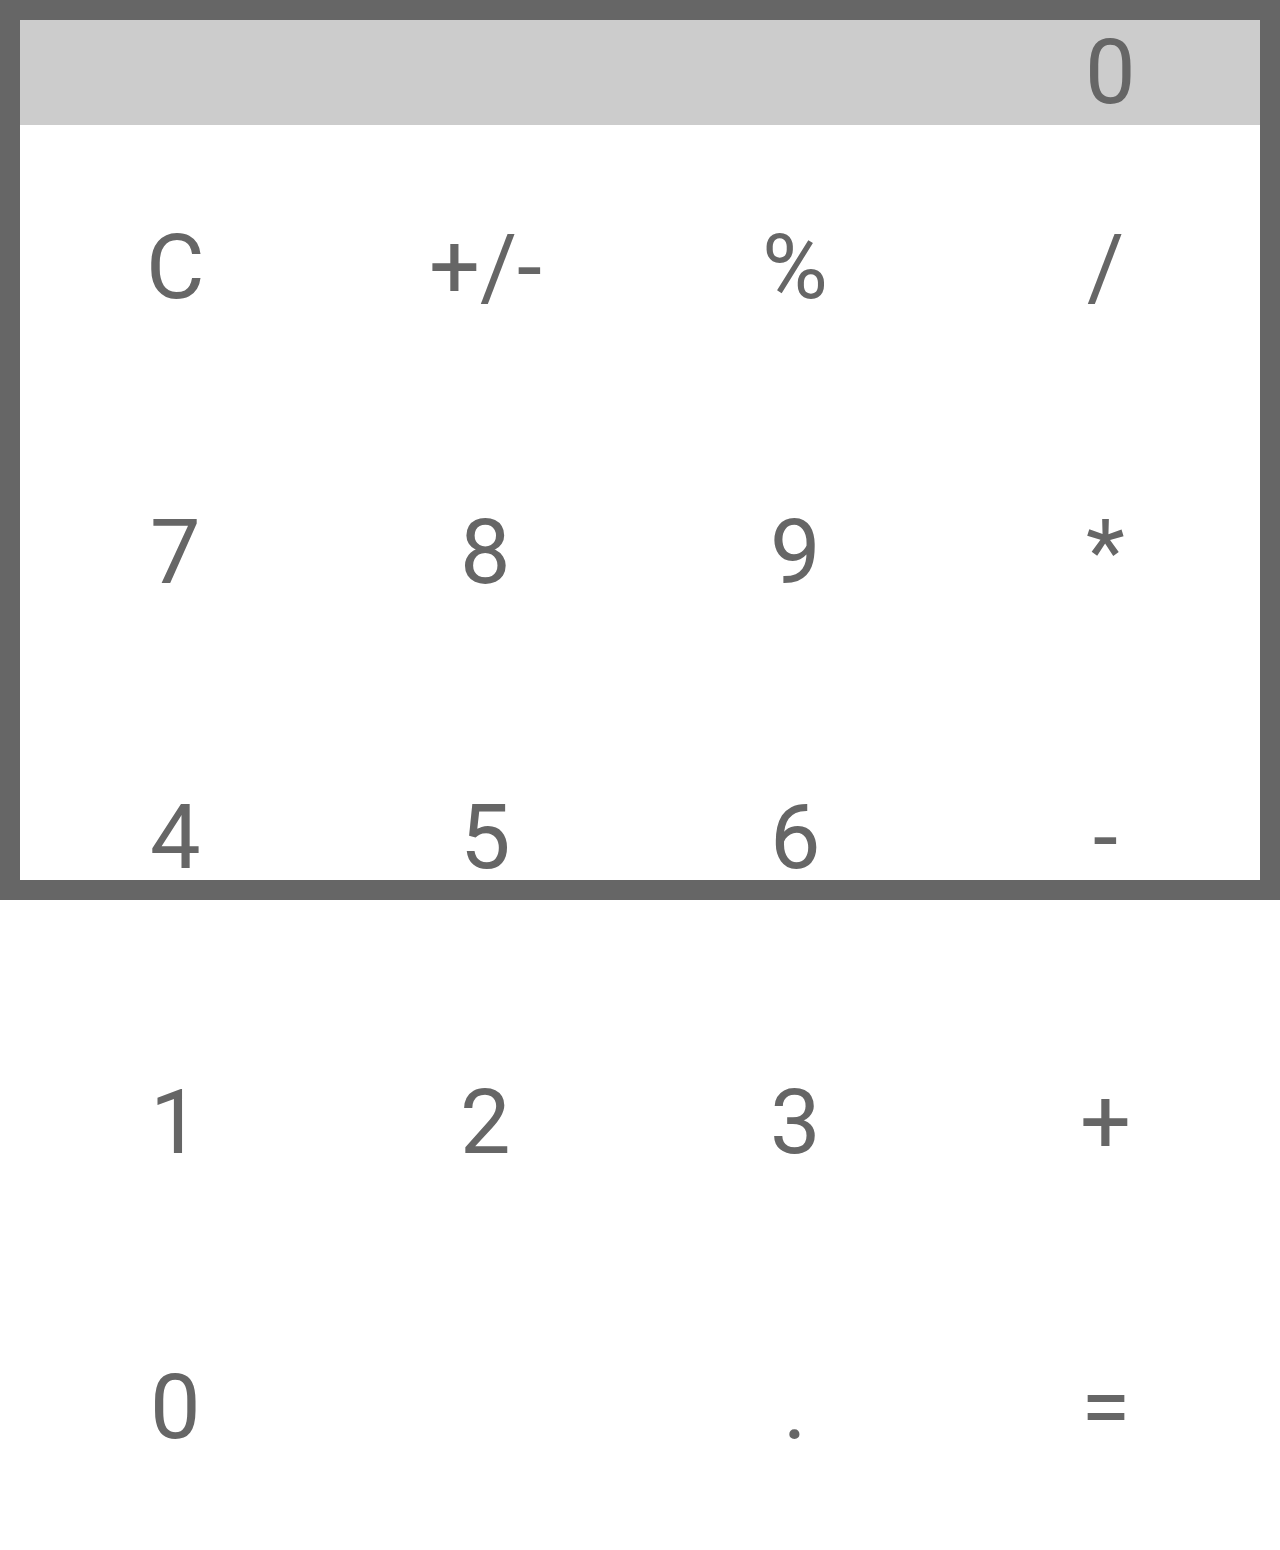
<file: calculator/calculator.html>
<!DOCTYPE html>
<html lang="en">
<head>
    <meta name="viewport" content="width=device-width, initial-scale=1">
    <meta charset="UTF-8">
    <title>Calculator</title>
    <link rel="stylesheet" href="calculator.css">
    <link rel="stylesheet" href="../app/default.css">
    <script src="calculator.js" defer></script>
</head>
<body>

<div id="calculator">
  <div class="row" id="display"><span>0</span></div>
  <div class="row">
    <div class="keys" id="clear"><p>C</p></div>
    <div class="keys"><p>+/-</p></div>
    <div class="keys operator"><p>%</p></div>
    <div class="keys operator"><p>/</p></div>
  </div>
  <div class="row">
    <div class="keys numpad"><p>7</p></div>
    <div class="keys numpad"><p>8</p></div>
    <div class="keys numpad"><p>9</p></div>
    <div class="keys operator"><p>*</p></div>
  </div>
  <div class="row">
    <div class="keys numpad"><p>4</p></div>
    <div class="keys numpad"><p>5</p></div>
    <div class="keys numpad"><p>6</p></div>
    <div class="keys operator"><p>-</p></div>
  </div>
  <div class="row">
    <div class="keys numpad"><p>1</p></div>
    <div class="keys numpad"><p>2</p></div>
    <div class="keys numpad"><p>3</p></div>
    <div class="keys operator"><p>+</p></div>
  </div>
  <div class="row">
    <div class="keys numpad"><p>0</p></div>
    <div class="keys numpad"><span></span></div>
    <div class="keys numpad"><p>.</p></div>
    <div class="keys"><p>=</p></div>
  </div>
</div>
    
</body>
</html>
</file>
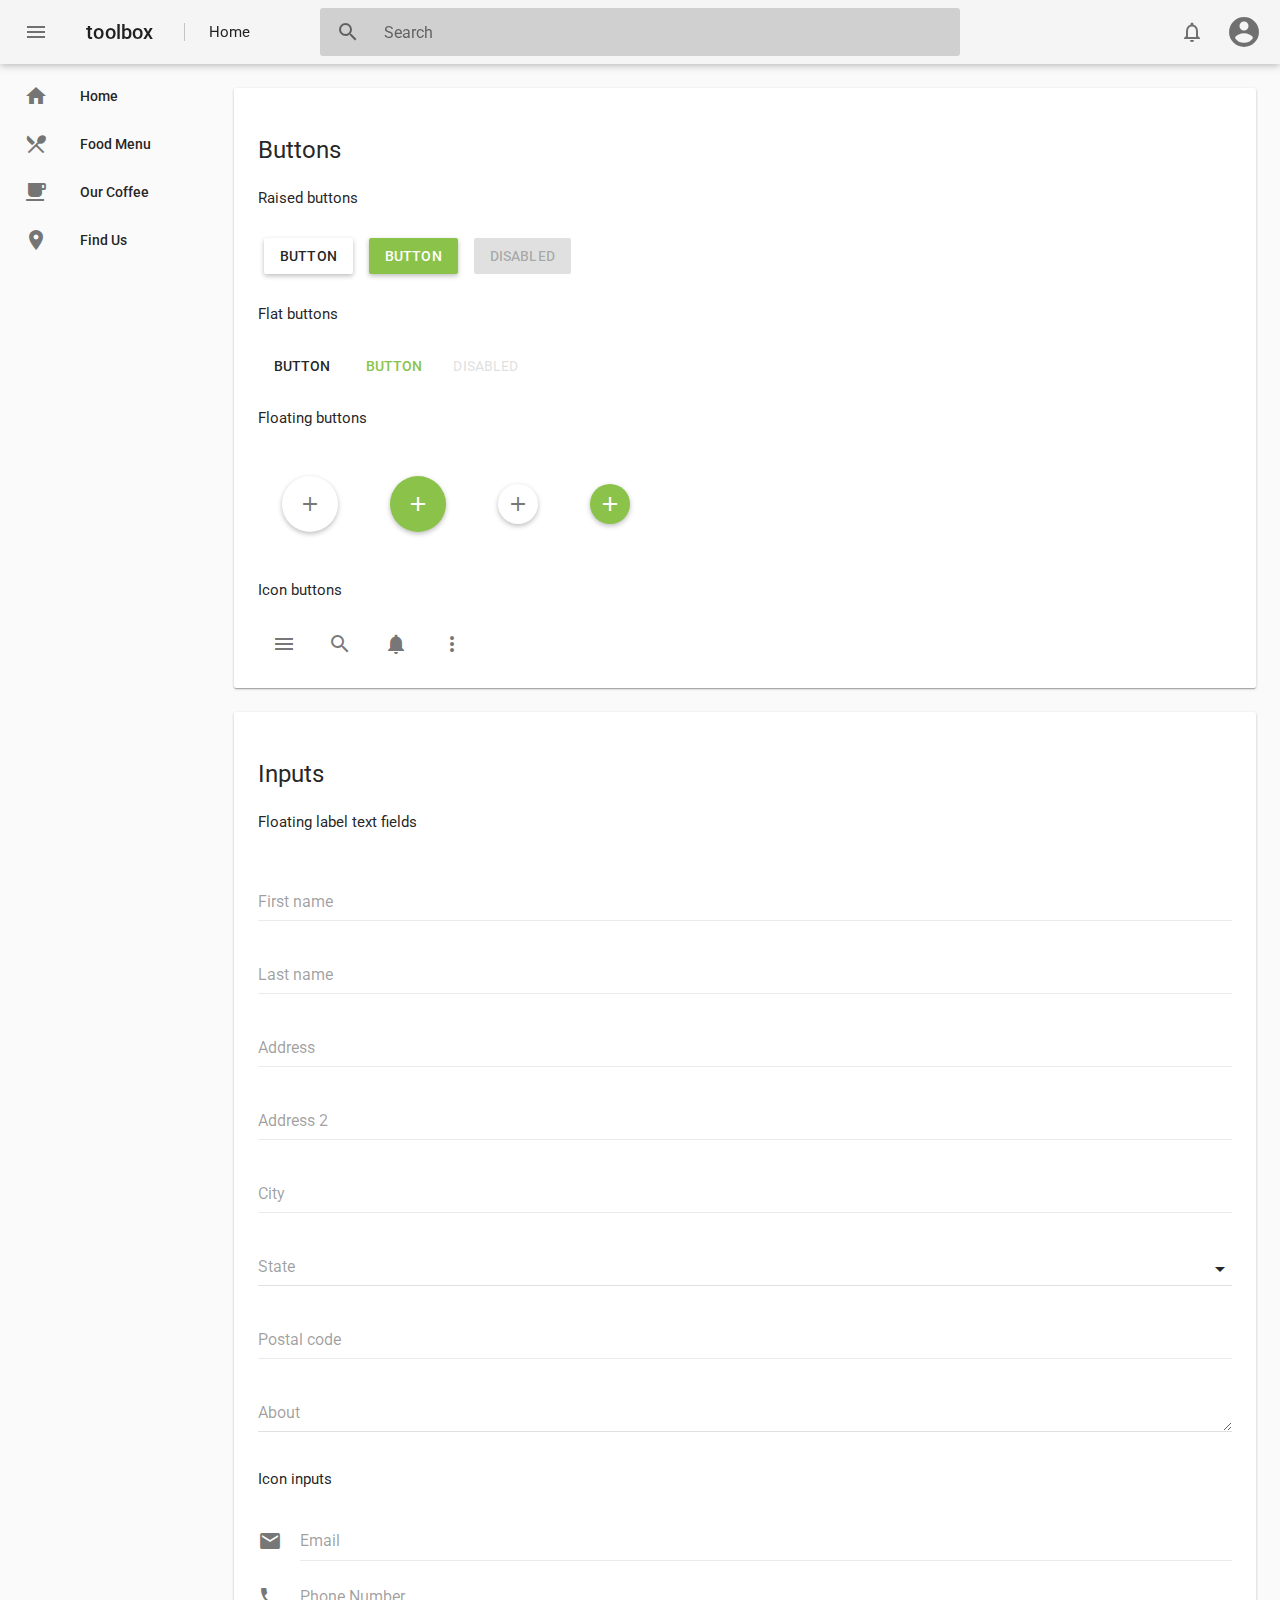
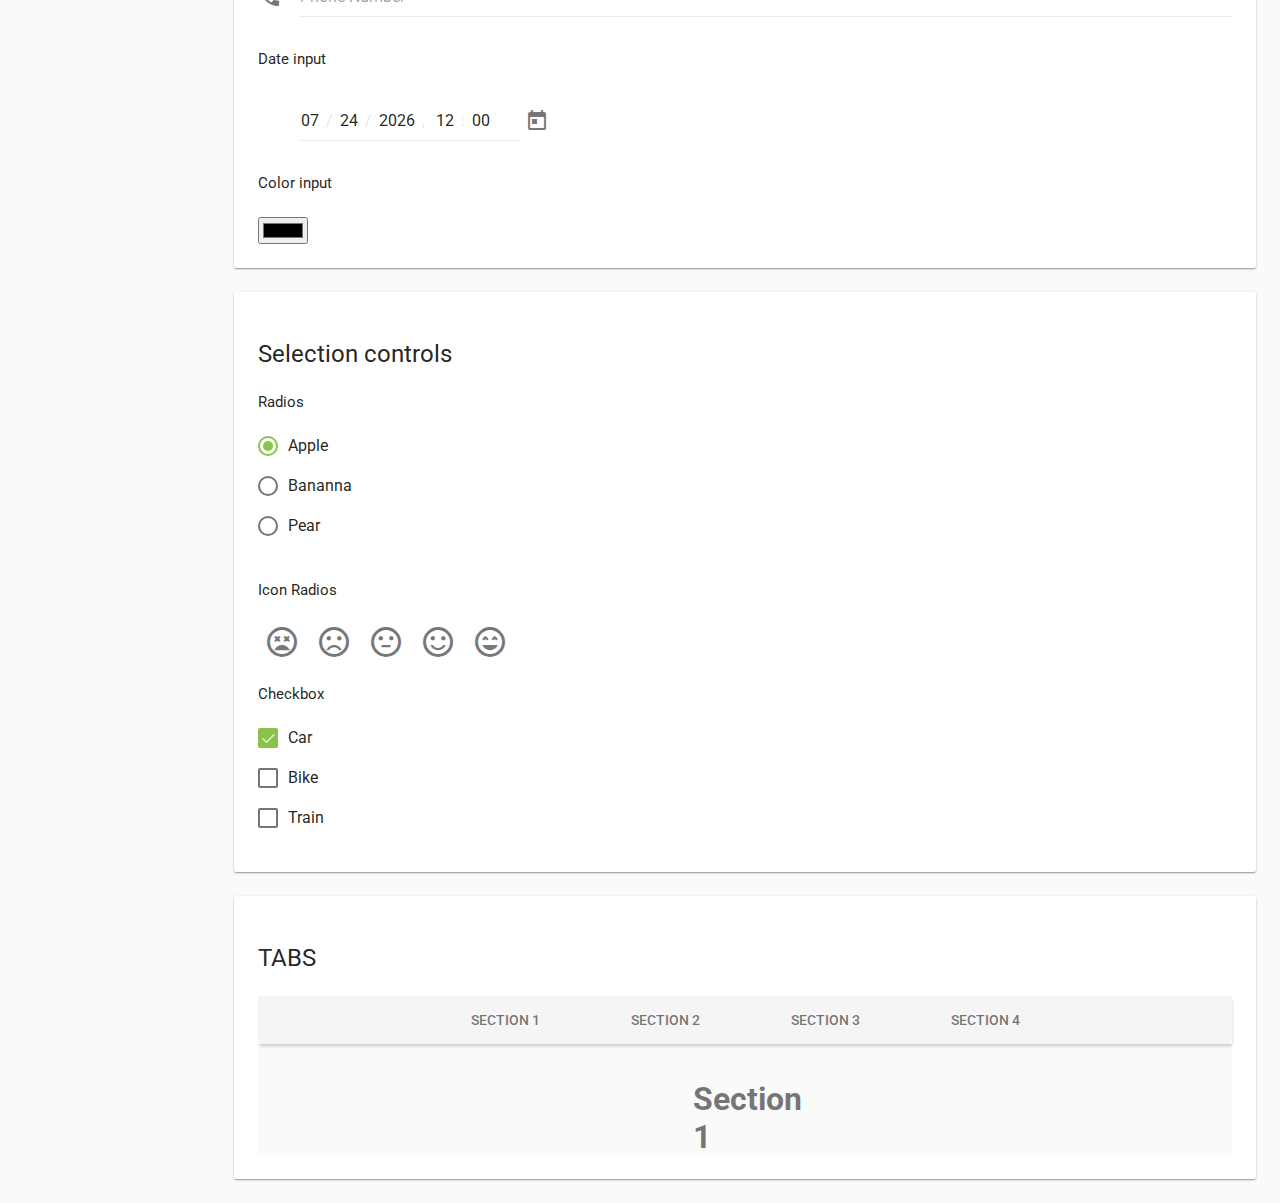
<file: components/components.html>
<!DOCTYPE html>
<html>
<head>
  <meta name="viewport" content="width=device-width, initial-scale=1">
  <meta name="referrer" content="unsafe-url">
  <title>buttons</title>
  <link rel="stylesheet" href="../app/default.css">
  <link rel="stylesheet" href="../app/color-palette.css">
  <link rel="stylesheet" href="css/app-bar.css">
  <link rel="stylesheet" href="css/buttons.css">
  <link rel="stylesheet" href="css/inputs.css">
  <link rel="stylesheet" href="css/nav-drawer.css">
  <link rel="stylesheet" href="css/selection-controls.css">
  <link rel="stylesheet" href="css/tabs.css">
  <script src="https://cdnjs.cloudflare.com/ajax/libs/jquery/3.0.0/jquery.min.js"></script>
  <script src="components.js" defer></script>
  <script src="validation.js" defer></script>
</head>
<body>

<!-- app bar -->

<nav class="app-bar js-app-bar is-open--mobile">
  
  <!-- buttons inline left -->
  
  <div class="buttons-inline--left js-buttons-inline--left">

    <!-- navigation button & back button -->

    <button class="btn--menu btn--icon js-menu-button">
      <i class="material-icons dark">menu</i>
    </button>
    <button class="btn--back btn--icon">
      <i class="material-icons dark">arrow_back</i>
    </button>

    <!-- app title and back text -->

    <button class=" [ app-bar__title btn--flat  ] [ title ] ">toolbox</button>
    <button class=" [ app-bar__title--back btn--flat ] [ title ] ">Back</button>
    <span class=" [ app-bar__subheading app-bar__subheading--margin-right ] [ subheading ]">Home</span>

  </div>
  
  <!-- app bar search -->

  <div class="search js-search">
    <div class="search__icon">
      <i class="material-icons dark">search</i>
    </div>
    <input class="search-input primary-text js-search-input" type="search" placeholder="Search">
  </div>
 
  <!-- buttons inline right -->
  
  <div class="buttons-inline--right search__margin-spacer--right">
    <button class="btn--search btn--icon js-btn--search">
      <i class="material-icons dark">search</i>
    </button>
    <button class="btn--notifications btn--icon">
      <i class="material-icons dark">notifications_none</i>
    </button>
    <button class="btn--profile btn--icon">
      <i class="material-icons dark md-36">account_circle</i>
    </button>
  </div>
  
</nav>





<!-- Navigation Drawer -->

<nav class="drawer js-drawer">

  <div class="drawer__title-bar js-drawer__title-bar">
    <span class="title">toolbox</span>
    <div class="btn--chevron--left">
      <i class="material-icons dark">chevron_left</i>
    </div>
  </div>

  <ul class="menu">
    <li class="menu__item">
      <i class="material-icons dark">home</i>
      <span>Home</span>
    </li>
    <li class="menu__item">
      <i class="material-icons dark">restaurant_menu</i>
      <span>Food Menu</span>
    </li>
    <li class="menu__item">
      <i class="material-icons dark">local_cafe</i>
      <span>Our Coffee</span>
    </li>
    <li class="menu__item">
      <i class="material-icons dark">place</i>
      <span>Find Us</span>
    </li>
  </ul>

</nav>
<div class="js-drawer__transparency"></div>




<!-- app container -->

<div class="content js-content">

  <div class="app-bar__spacer"></div>

  <!-- search results -->

 <div class="search__results"></div>

  <!-- buttons -->

  <div class="card">

    <h3 class="headline">Buttons</h3>
    
    <!-- raised buttons -->

    <h5 class="subheading">Raised buttons</h5>

    <button class="btn--raised primary">BUTTON</button>
    <button class="btn--raised accent primary-text--light">BUTTON</button>
    <button class="btn--raised btn--raised--disabled">DISABLED</button>

    <!-- flat buttons -->
    
    <h5 class="subheading">Flat buttons</h5>

    <button class="btn--flat">BUTTON</button>
    <button class="btn--flat accent-text">BUTTON</button>
    <button class="btn--flat btn--flat--disabled">DISABLED</button>

    <!-- floating buttons -->

    <h5 class="subheading">Floating buttons</h5>

    <button class="btn--fab primary">
      <i class="material-icons dark">add</i>
    </button>
    <button class="btn--fab accent">
      <i class="material-icons light">add</i>
    </button>
    <button class="btn--fab btn--fab--mini primary">
      <i class="material-icons dark">add</i>
    </button>
    <button class="btn--fab btn--fab--mini accent">
      <i class="material-icons light">add</i>
    </button>

    <!-- icon buttons -->

    <h5 class="subheading">Icon buttons</h5>

    <button class="btn--icon">
      <i class="material-icons dark">menu</i>
    </button>
    <button class="btn--icon">
      <i class="material-icons dark">search</i>
    </button>
    <button class="btn--icon">
      <i class="material-icons dark">notifications</i>
    </button>
    <button class="btn--icon">
      <i class="material-icons dark">more_vert</i>
    </button>

  </div>




  <!-- text fields -->

  <div class="card">

    <h3 class="headline">Inputs</h3>

    <!-- floating label text fields -->

    <h5 class="subheading">Floating label text fields</h5>

    <div class="text-field">
      <input class="text-field__input text-field--floating-label js-text-field__input" type="text" name="first" id="first" min="2" required>
      <label class="text-field__label" for="first">First name</label>
      <span class="js-input__helper"></span>
    </div>
    <div class="text-field">
      <input class="text-field__input text-field--floating-label" type="text" name="last" id="last" required>
      <label class="text-field__label" for="last">Last name</label>
      <span class="js-input__helper"></span>
    </div>
    <div class="text-field">
      <input class="text-field__input text-field--floating-label" type="text" name="address" id="address" required>
      <label class="text-field__label" for="address">Address</label>
      <span class="js-input__helper"></span>
    </div>
    <div class="text-field">
      <input class="text-field__input text-field--floating-label" type="text" name="address2" id="address2" required>
      <label class="text-field__label" for="address2">Address 2</label>
    </div>
    <div class="text-field">
      <input class="text-field__input text-field--floating-label" type="text" name="city" id="city" required>
      <label class="text-field__label" for="city">City</label>
      <span class="js-input__helper"></span>
    </div>

    <!-- select menu -->

    <div class="text-field">
      <select class="text-field__input text-field--floating-label" name="state" id="state" required>
         <option value="" disabled selected hidden></option>
      </select>
      <label class="text-field__label" for="state">State</label>
      <i class="material-icons select_arrow">arrow_drop_down</i>
    </div>

    <div class="text-field">
      <input class="text-field__input text-field--floating-label" type="text" name="zip" id="zip" required>
      <label class="text-field__label" for="zip">Postal code</label>
    </div>
    <div class="text-field">
      <textarea class="text-field__input text-field--floating-label" rows="4" cols="50" id="about" required></textarea>
      <label class="text-field__label" for="about">About</label>
    </div>

    <!-- icon inputs -->

    <h5 class="subheading">Icon inputs</h5>

    <div class="icon-text-field">
      <input class="text-field__input text-field__icon text-field--single" type="email" id="email" name="email" placeholder="Email">
      <i class="material-icons dark">email</i>
      <span class="js-input__helper"></span>
    </div>
    <div class="icon-text-field">
      <input class="text-field__input text-field__icon text-field--single" type="phone" id="phone" name="phone" placeholder="Phone Number">
      <i class="material-icons dark">phone</i>
      <span class="js-input__helper"></span>
    </div>

    <!-- date input -->

    <h5 class="subheading">Date input</h5>

    <time class="icon-text-field">
      <input class="text-field__input date-input text-field--single" id="date" type="datetime-local" value="2016-09-11">
      <i class="material-icons dark js-text-field__icon--warn">today</i>
      <span class="js-input__helper date-input__helper"></span>
    </time>

    <!-- color input -->

    <h5 class="subheading">Color input</h5>

    <input type="color" id="color">

  </div>





  <!-- selection controls -->

  <div class="card">

    <h3 class="headline">Selection controls</h3>

    <!-- radios -->

    <h5 class="subheading">Radios</h5>
   
    <div class="radio">
      <input class="radio__input" id="apple" type="radio" name="fruit" value="apple" checked>
      <label class="radio__label" for="apple">Apple</label>
    </div>
    <div class="radio">
      <input class="radio__input" id="bananna" type="radio" name="fruit" value="bananna">
      <label class="radio__label" for="bananna">Bananna</label>
    </div>
    <div class="radio">
      <input class="radio__input" id="pear" type="radio" name="fruit" value="pear">
      <label class="radio__label" for="pear">Pear</label>
    </div>

    <!-- icon radios -->

    <h5 class="subheading">Icon Radios</h5>
    
    <div class="icon-radio-group">

      <label class="icon-radio ripple" for="sentiment--very--dissatisfied">
        <input class="icon-radio__input" id="sentiment--very--dissatisfied" type="radio" name="sentiment" value="very-dissatisfied">
        <i class="icon-radio__label material-icons md-36 dark">sentiment_very_dissatisfied</i>
      </label>
      <label class="icon-radio ripple" for="sentiment--dissatisfied">
        <input class="icon-radio__input" id="sentiment--dissatisfied" type="radio" name="sentiment" value="dissatisfied">
        <i class="icon-radio__label material-icons md-36 dark">sentiment_dissatisfied</i>
      </label>
      <label class="icon-radio ripple" for="sentiment--neutral">
        <input class="icon-radio__input" id="sentiment--neutral" type="radio" name="sentiment" value="neutral">
        <i class="icon-radio__label material-icons md-36 dark">sentiment_neutral</i>
      </label>
      <label class="icon-radio ripple" for="sentiment--satisfied">
        <input class="icon-radio__input" id="sentiment--satisfied" type="radio" name="sentiment" value="satisfied">
        <i class="icon-radio__label material-icons md-36 dark">sentiment_satisfied</i>
      </label>
      <label class="icon-radio ripple" for="sentiment--very-satisfied">
        <input class="icon-radio__input" id="sentiment--very-satisfied" type="radio" name="sentiment" value="very-satisfied">
        <i class="icon-radio__label material-icons md-36 dark">sentiment_very_satisfied</i>
      </label>

    </div>

    <!-- checkboxes -->

    <h5 class="subheading">Checkbox</h5>

    <div class="checkbox__group">
      
      <div class="checkbox">
        <input class="checkbox__input" id="car" type="checkbox" name="vehicle" value="car" checked>
        <label class="checkbox__label" for="car">Car</label>
      </div>
      <div class="checkbox">
        <input class="checkbox__input" id="bike" type="checkbox" name="vehicle" value="bike">
        <label class="checkbox__label" for="bike">Bike</label>
      </div>
      <div class="checkbox">
        <input class="checkbox__input" id="train" type="checkbox" name="vehicle" value="train">
        <label class="checkbox__label" for="train">Train</label>
      </div>
      
    </div>

  </div>





  <!-- TABS -->

  <div class="card">
    <h3 class="headline">TABS</h3>

    <div class="tabs-background">
  
      <input class="tab__input" type="radio" name="tabs" id="tab--1" checked />
      <input class="tab__input" type="radio" name="tabs" id="tab--2" />
      <input class="tab__input" type="radio" name="tabs" id="tab--3" />
      <input class="tab__input" type="radio" name="tabs" id="tab--4" />
      
      <div class="tab-bar">
        <nav class="tabs">
          <label class="tab__label tab--1" for="tab--1">Section 1</label>
          <label class="tab__label tab--2" for="tab--2">Section 2</label>
          <label class="tab__label tab--3" for="tab--3">Section 3</label>
          <label class="tab__label tab--4" for="tab--4">Section 4</label>
        </nav>
      </div>
      
      <main class="panels">
        
        <section class="panel pannel--1">
          <h1 class="panel-heading">Section 1</h1>
        </section>
        
        <section class="panel pannel--2">
          <h1 class="panel-heading">Section 2</h1>
        </section>
        
        <section class="panel pannel--3">
          <h1 class="panel-heading">Section 3</h1>
        </section>
        
        <section class="panel pannel--4">
          <h1 class="panel-heading">Section 4</h1>
        </section>
        
      </main>
      
    </div>

  </div>


</div>




</body>
</html>
</file>
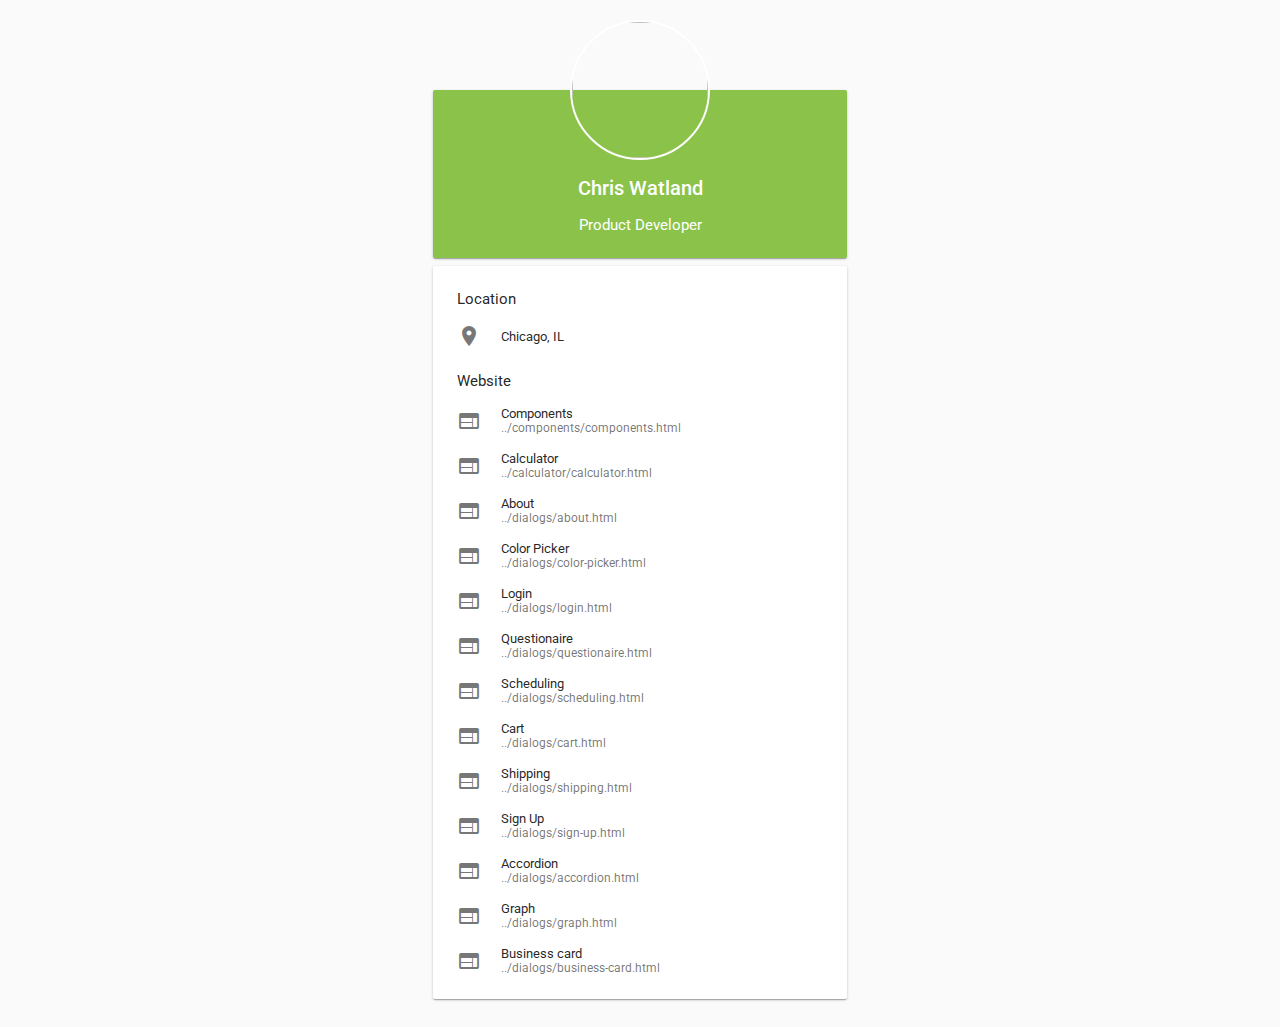
<file: dialogs/about.html>
<!DOCTYPE html>
<html>
<head>
  <meta name="viewport" content="width=device-width, initial-scale=1">
  <title>About</title>
  <link rel="stylesheet" href="../app/default.css">
  <link rel="stylesheet" href="../app/color-palette.css">
  <link rel="stylesheet" href="../components/css/app-bar.css">
  <link rel="stylesheet" href="../components/css/buttons.css">
  <link rel="stylesheet" href="../components/css/inputs.css">
  <link rel="stylesheet" href="../components/css/nav-drawer.css">
  <link rel="stylesheet" href="../components/css/selection-controls.css">
  <link rel="stylesheet" href="css/dialogs.css">
  <script src="https://cdnjs.cloudflare.com/ajax/libs/jquery/3.0.0/jquery.min.js"></script>
  <script src="../components/components.js" defer></script>
</head>
<body>

<!-- transparent background -->

<div class="about-background js-about-transparency">

  <!-- about dialog -->

  <div class="about-dialog">

    <!-- about header -->

    <div class="about__header--spacer"></div>
    
    <section class="about__header card">

      <div class="about__image-holder">
        <img class="about__profile-image">
      </div>

      <div class="about__title title primary-text--light">Chris Watland</div>
      <div class="about__subheading subheading primary-text--light">Product Developer</div>

    </section>

    <!-- about details -->

    <section class="about__main card">

      <!-- location -->

      <div class="subheading">Location</div>

      <div class="list-item">
        <i class="list-item__icon material-icons dark">place</i>
        <span class="body-1">Chicago, IL</span>
      </div>

      <!-- websites -->

      <div class="about__website subheading">Website</div>

      <div class="list-item">
        <div>
          <i class="list-item__icon material-icons dark">website</i>
        </div>
        <div class="web-resource">
          <a href="../components/components.html" class="web-resource__link body-1">Components</a>
          <a href="../components/components.html" class="web-resource__link caption">../components/components.html</a>
        </div>
      </div>

      <div class="list-item">
        <div>
          <i class="list-item__icon material-icons dark">website</i>
        </div>
        <div class="web-resource">
          <a href="../calculator/calculator.html" class="web-resource__link body-1">Calculator</a>
          <a href="../calculator/calculator.html" class="web-resource__link caption">../calculator/calculator.html</a>
        </div>
      </div>

       <div class="list-item">
        <div>
          <i class="list-item__icon material-icons dark">website</i>
        </div>
        <div class="web-resource">
          <a href="../dialogs/about.html" class="web-resource__link body-1">About</a>
          <a href="../dialogs/about.html" class="web-resource__link caption">../dialogs/about.html</a>
        </div>
      </div>

       <div class="list-item">
        <div>
          <i class="list-item__icon material-icons dark">website</i>
        </div>
        <div class="web-resource">
          <a href="../dialogs/color-picker.html" class="web-resource__link body-1">Color Picker</a>
          <a href="../dialogs/color-picker.html" class="web-resource__link caption">../dialogs/color-picker.html</a>
        </div>
      </div>

      <div class="list-item">
        <div>
          <i class="list-item__icon material-icons dark">website</i>
        </div>
        <div class="web-resource">
          <a href="../dialogs/login.html" class="web-resource__link body-1">Login</a>
          <a href="../dialogs/login.html" class="web-resource__link caption">../dialogs/login.html</a>
        </div>
      </div>

      <div class="list-item">
        <div>
          <i class="list-item__icon material-icons dark">website</i>
        </div>
        <div class="web-resource">
          <a href="../dialogs/questionaire.html" class="web-resource__link body-1">Questionaire</a>
          <a href="../dialgos/questionaire.html" class="web-resource__link caption">../dialogs/questionaire.html</a>
        </div>
      </div>

         <div class="list-item">
        <div>
          <i class="list-item__icon material-icons dark">website</i>
        </div>
        <div class="web-resource">
          <a href="../dialogs/scheduling.html" class="web-resource__link body-1">Scheduling</a>
          <a href="../dialogs/scheduling.html" class="web-resource__link caption">../dialogs/scheduling.html</a>
        </div>
      </div>

       <div class="list-item">
        <div>
          <i class="list-item__icon material-icons dark">website</i>
        </div>
        <div class="web-resource">
          <a href="../dialogs/cart.html" class="web-resource__link body-1">Cart</a>
          <a href="../dialogs/cart.html" class="web-resource__link caption">../dialogs/cart.html</a>
        </div>
      </div>

      <div class="list-item">
        <div>
          <i class="list-item__icon material-icons dark">website</i>
        </div>
        <div class="web-resource">
          <a href="../dialogs/shipping.html" class="web-resource__link body-1">Shipping</a>
          <a href="../dialogs/shipping.html" class="web-resource__link caption">../dialogs/shipping.html</a>
        </div>
      </div>

      <div class="list-item">
        <div>
          <i class="list-item__icon material-icons dark">website</i>
        </div>
        <div class="web-resource">
          <a href="../dialogs/sign-up.html" class="web-resource__link body-1">Sign Up</a>
          <a href="../dialogs/sign-up.html" class="web-resource__link caption">../dialogs/sign-up.html</a>
        </div>
      </div>

      <div class="list-item">
        <div>
          <i class="list-item__icon material-icons dark">website</i>
        </div>
        <div class="web-resource">
          <a href="../dialogs/accordion.html" class="web-resource__link body-1">Accordion</a>
          <a href="../dialogs/accordion.html" class="web-resource__link caption">../dialogs/accordion.html</a>
        </div>
      </div>

       <div class="list-item">
        <div>
          <i class="list-item__icon material-icons dark">website</i>
        </div>
        <div class="web-resource">
          <a href="../dialogs/graph.html" class="web-resource__link body-1">Graph</a>
          <a href="../dialogs/graph.html" class="web-resource__link caption">../dialogs/graph.html</a>
        </div>
      </div>

      <div class="list-item">
        <div>
          <i class="list-item__icon material-icons dark">website</i>
        </div>
        <div class="web-resource">
          <a href="../dialogs/business-card.html" class="web-resource__link body-1">Business card</a>
          <a href="../dialogs/business-card.html" class="web-resource__link caption">../dialogs/business-card.html</a>
        </div>
      </div>

    </section>

  </div>

</div>


<script>
$(".js-about-transparency").on("click", function() {
  window.location = "../index.html";
});
</script>

</body>
</html>
</file>
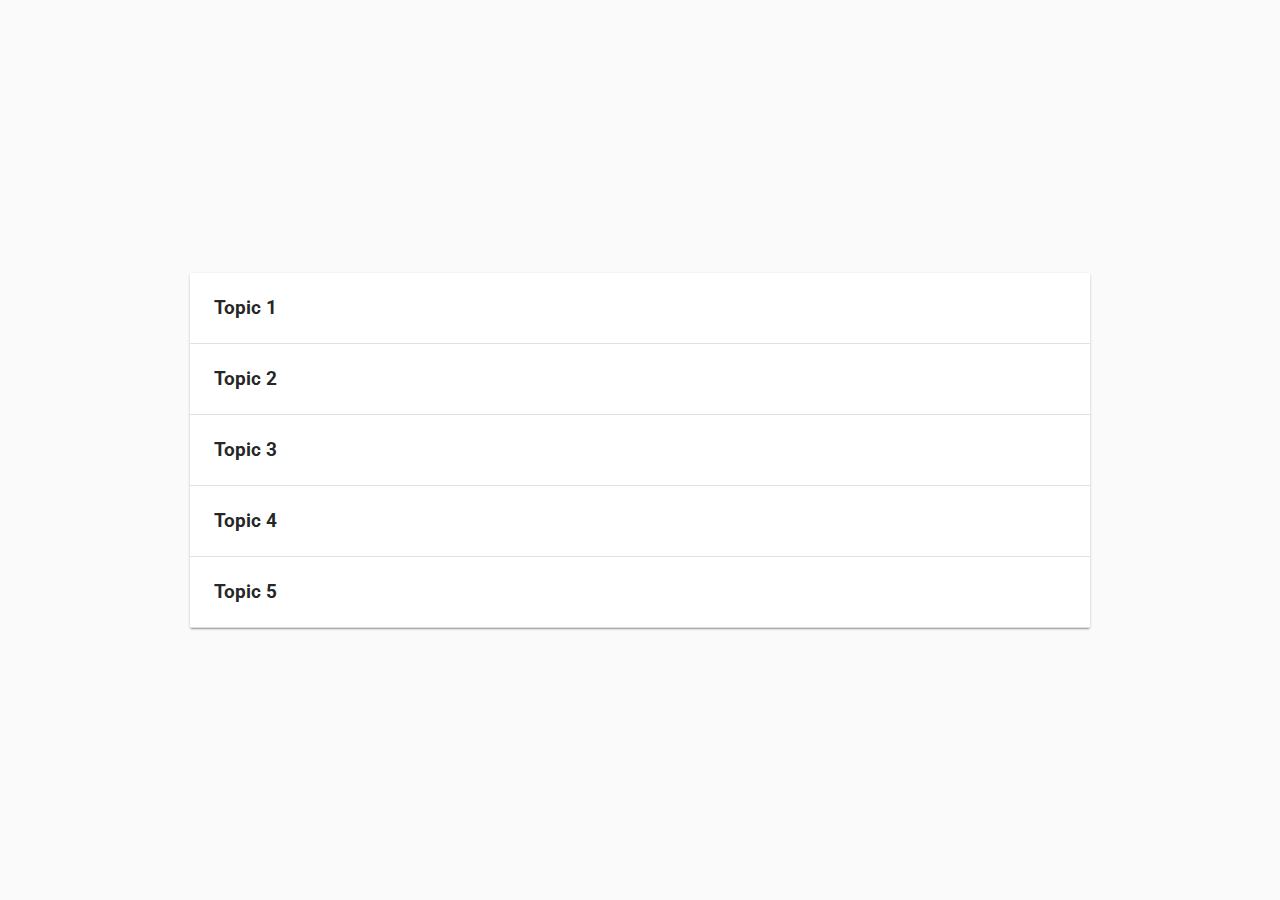
<file: dialogs/accordion.html>
<!DOCTYPE html>
<html lang="en">
<head>
  <meta name="viewport" content="width=device-width, initial-scale=1">
  <meta charset="UTF-8">
  <title>Accordion</title>
  <link rel="stylesheet" href="../app/default.css">
  <link rel="stylesheet" href="../app/color-palette.css">
  <link rel="stylesheet" href="../components/css/accordion.css">
  <script src="js/accordion.js" defer></script>
</head>
<body>

<!-- accordion background -->

<div class="accordion-background">

  <!-- accordion card -->

  <div class="accordion-card js-accordion-card">
    
    <template class="js-topic-template">
    
      <!-- topic -->

      <div class="topics js-topics">

        <input class="topic__input js-topic__input" type="radio" name="accordion-group" id="topic__id" />

        <!-- topic overview -->
        
        <label class="topic__overview js-topic__overview" for="topic__id">

          <div>
            <h3 class="topic__title js-topic__title">Topic title</h3>
          </div>

        </label>

        <!-- topic content -->

        <div class="topic__content js-topic__content">
          
        </div>

      </div>
      
    </template>
    
    <!-- link template -->
    
    <template class="js-link-template">
      
      <div class="links">
        
        <p class="link__title js-link__title">Link title</p>
        
      </div>
      
    </template>

  </div>

</div>

</body>
</html>
</file>
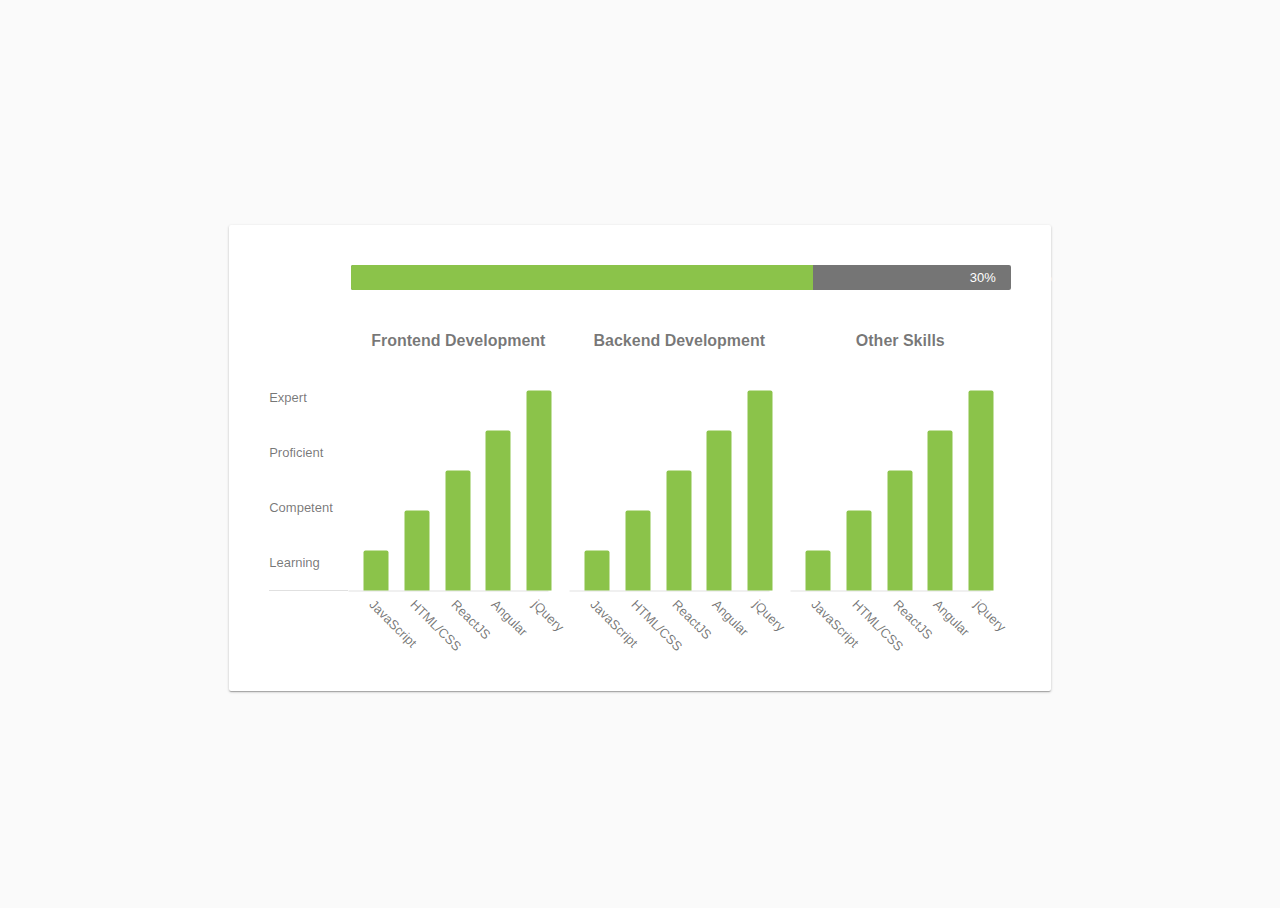
<file: dialogs/graph.html>
<!DOCTYPE html>
<html lang="en">
<head>
  <meta name="viewport" content="width=device-width, initial-scale=1">
  <meta charset="UTF-8">
  <title>Graph</title>
  <link rel="stylesheet" href="css/graph.css">
</head>
<body>
  
<!-- card -->

<div class="graph-card">

  <!-- vertical graphs -->

  <div class="main-content">
    
    <div class="horizontal-bar">
      <progress class="horizontal-progress" value="70" max="100"></progress>
      <span class="percentage percentage-left">70%</span>
      <span class="percentage percentage-right">30%</span>
    </div>

    <div class="data">
      
      <!-- horizontal bar -->

      <div class="skill-level">
        <div class="skill-level__label">Expert</div>
        <div class="skill-level__label">Proficient</div>
        <div class="skill-level__label">Competent</div>
        <div class="skill-level__label">Learning</div>
      </div>
      
      <div class="vertical-graphs">
      
        <div class="graph">

          <h3 class="graph__title">Frontend Development</h3>

          <div class="graph-item">

            <div class="progress">
              <label class="progress__label">JavaScript</label>
              <progress class="progress__value" value="20" max="100"></progress>
            </div>
            <div class="progress">
              <label class="progress__label">HTML/CSS</label>
              <progress class="progress__value" value="40" max="100"></progress>
            </div>
            <div class="progress">
              <label class="progress__label">ReactJS</label>
              <progress class="progress__value" value="60" max="100"></progress>
            </div>
            <div class="progress">
              <label class="progress__label">Angular</label>
              <progress class="progress__value" value="80" max="100"></progress>
            </div>
            <div class="progress">
              <label class="progress__label">jQuery</label>
              <progress class="progress__value" value="100" max="100"></progress>
            </div>

          </div>

        </div>

        <div class="graph">

          <h3 class="graph__title">Backend Development</h3>

          <div class="graph-item">

            <div class="progress">
              <label class="progress__label">JavaScript</label>
              <progress class="progress__value" value="20" max="100"></progress>
            </div>
            <div class="progress">
              <label class="progress__label">HTML/CSS</label>
              <progress class="progress__value" value="40" max="100"></progress>
            </div>
            <div class="progress">
              <label class="progress__label">ReactJS</label>
              <progress class="progress__value" value="60" max="100"></progress>
            </div>
            <div class="progress">
              <label class="progress__label">Angular</label>
              <progress class="progress__value" value="80" max="100"></progress>
            </div>
            <div class="progress">
              <label class="progress__label">jQuery</label>
              <progress class="progress__value" value="100" max="100"></progress>
            </div>

          </div>

        </div>

        <div class="graph">

        <h3 class="graph__title">Other Skills</h3>

        <div class="graph-item">

          <div class="progress">
            <label class="progress__label">JavaScript</label>
            <progress class="progress__value" value="20" max="100"></progress>
          </div>
          <div class="progress">
            <label class="progress__label">HTML/CSS</label>
            <progress class="progress__value" value="40" max="100"></progress>
          </div>
          <div class="progress">
            <label class="progress__label">ReactJS</label>
            <progress class="progress__value" value="60" max="100"></progress>
          </div>
          <div class="progress">
            <label class="progress__label">Angular</label>
            <progress class="progress__value" value="80" max="100"></progress>
          </div>
          <div class="progress">
            <label class="progress__label">jQuery</label>
            <progress class="progress__value" value="100" max="100"></progress>
          </div>

        </div>
        
      </div>
        
      </div>
      
    </div>

  </div>  

</div>

</body>
</html>
</file>
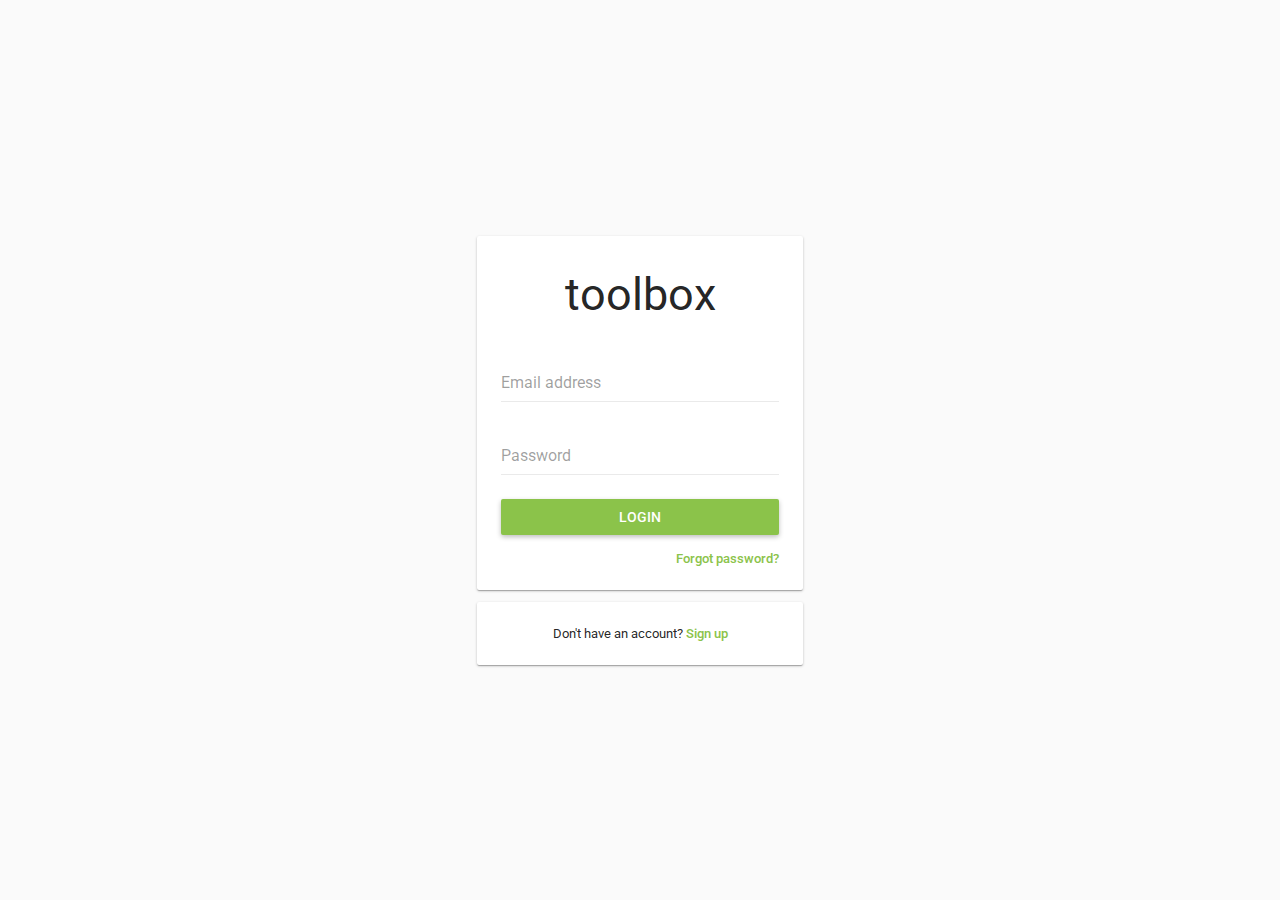
<file: dialogs/login.html>
<!DOCTYPE html>
<html>
<head>
  <meta name="viewport" content="width=device-width, initial-scale=1">
  <title>Login</title>
  <link rel="stylesheet" href="../app/default.css">
  <link rel="stylesheet" href="../app/color-palette.css">
  <link rel="stylesheet" href="../components/css/app-bar.css">
  <link rel="stylesheet" href="../components/css/buttons.css">
  <link rel="stylesheet" href="../components/css/inputs.css">
  <link rel="stylesheet" href="css/dialogs.css">
  <script src="js/login.js" defer></script>
</head>
<body>

<!-- dialog background -->

<div class="login-background">

  <!-- dialog -->

  <div class="login-dialog">
  
    <!-- login -->

    <form class="login card" id="login" novalidate>

      <h1 class="login__title display-2 primary-text">toolbox</h1>

      <div class="text-field">
        <input class="text-field__input text-field--floating-label" type="text" name="email" id="email" required>
        <label class="text-field__label">Email address</label>
        <span class="js-input__helper"></span>
      </div>
      <div class="text-field">
        <input class="text-field__input text-field--floating-label" type="text" name="password" id="password" required>
        <label class="text-field__label" for="password">Password</label>
        <span class="js-input__helper"></span>
      </div>

      <button type="submit" form="login" value="submit" class="btn--login btn--raised accent primary-text--light">LOGIN</button>
      <span class="forgot-password body-2 accent-text">Forgot password?</span>

    </form>

    <!-- signup prompt -->
  
    <div class="signup-prompt card">

      <p class="signup-prompt__text body-1">Don't have an account? <span class="body-2 accent-text">Sign up</span></p>

    </div>
  
  </div>

</div>

</html>
</body>
</file>
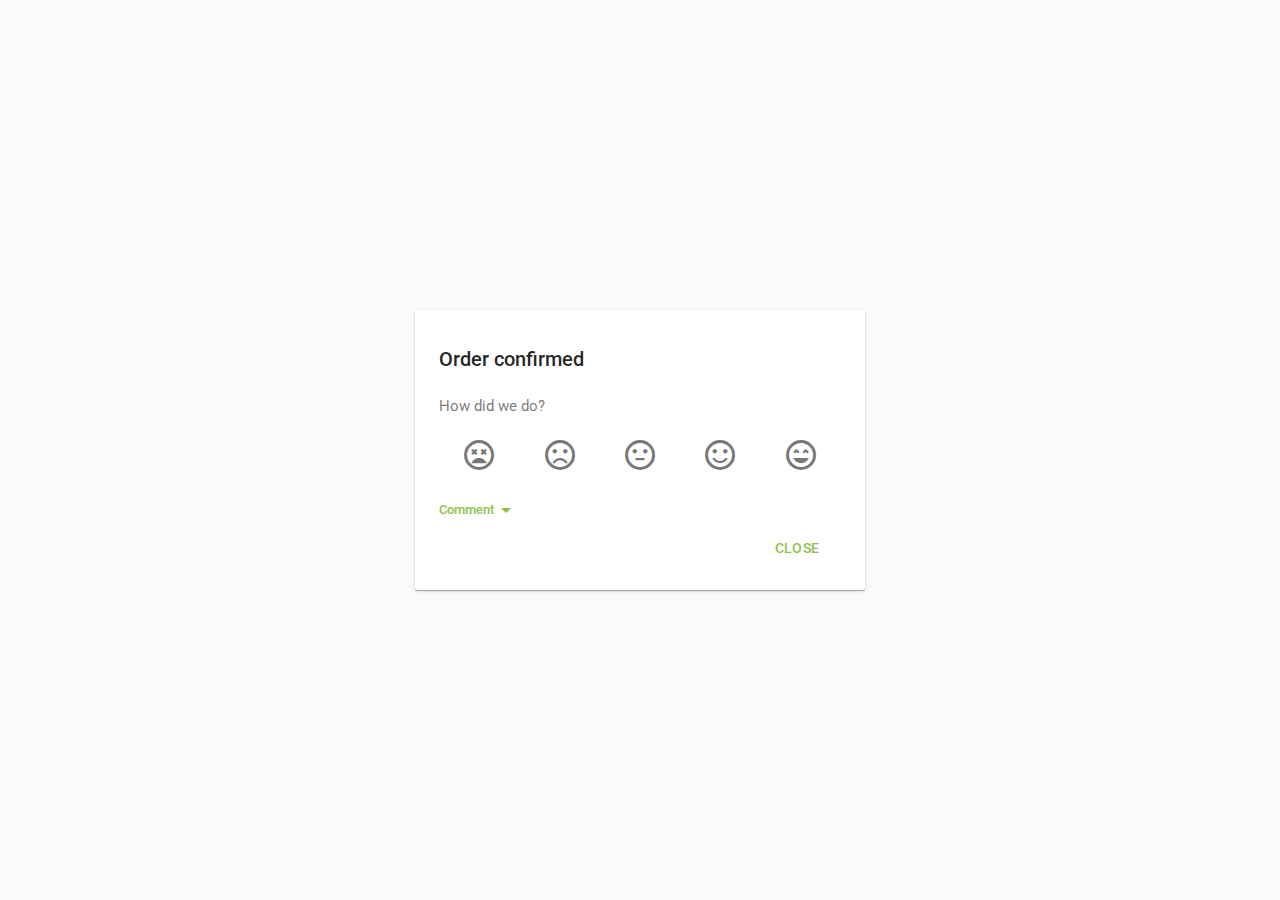
<file: dialogs/questionaire.html>
<!DOCTYPE html>
<html>
<head>
  <meta name="viewport" content="width=device-width, initial-scale=1">
  <title>Questionaire</title>
  <link rel="stylesheet" href="../app/default.css">
  <link rel="stylesheet" href="../app/color-palette.css">
  <link rel="stylesheet" href="../components/css/app-bar.css">
  <link rel="stylesheet" href="../components/css/buttons.css">
  <link rel="stylesheet" href="../components/css/inputs.css">
  <link rel="stylesheet" href="../components/css/nav-drawer.css">
  <link rel="stylesheet" href="../components/css/selection-controls.css">
  <link rel="stylesheet" href="css/dialogs.css">
  <script src="https://cdnjs.cloudflare.com/ajax/libs/jquery/3.0.0/jquery.min.js"></script>
  <script src="js/questionaire.js" defer></script>
</head>

<body>

<!-- dialog background -->

<div class="questionaire-background">

<!-- dialog -->

<div class="questionaire-dialog card">

  <h1 class="title">Order confirmed</h1>
  <h2 class="subheading secondary-text">How did we do?</h2>

  <!-- icon radios -->

  <div class="questionaire__icons icon-radio-group">

    <label class="icon-radio ripple" for="sentiment--very--dissatisfied">
      <input class="icon-radio__input" id="sentiment--very--dissatisfied" type="radio" name="sentiment" value="very-dissatisfied">
      <i class="icon-radio__label material-icons md-36 dark">sentiment_very_dissatisfied</i>
    </label>
    <label class="icon-radio ripple" for="sentiment--dissatisfied">
      <input class="icon-radio__input" id="sentiment--dissatisfied" type="radio" name="sentiment" value="dissatisfied">
      <i class="icon-radio__label material-icons md-36 dark">sentiment_dissatisfied</i>
    </label>
    <label class="icon-radio ripple" for="sentiment--neutral">
      <input class="icon-radio__input" id="sentiment--neutral" type="radio" name="sentiment" value="neutral">
      <i class="icon-radio__label material-icons md-36 dark">sentiment_neutral</i>
    </label>
    <label class="icon-radio ripple" for="sentiment--satisfied">
      <input class="icon-radio__input" id="sentiment--satisfied" type="radio" name="sentiment" value="satisfied">
      <i class="icon-radio__label material-icons md-36 dark">sentiment_satisfied</i>
    </label>
    <label class="icon-radio ripple" for="sentiment--very-satisfied">
      <input class="icon-radio__input" id="sentiment--very-satisfied" type="radio" name="sentiment" value="very-satisfied">
      <i class="icon-radio__label material-icons md-36 dark">sentiment_very_satisfied</i>
    </label>

  </div>

  <!-- feedback -->

  <div>
    
    <div class="comment-dropdown js-comment-dropdown">
      <p class="body-2 accent-text">Comment</p>
      <i class="material-icons accent-text">arrow_drop_down</i>
    </div>
    <div class="text-field comment-text js-comment-text">
      <textarea class="text-field__input text-field--single" placeholder="Shoot us strait"></textarea>
    </div>

  </div>

  <button class="btn--close btn--flat accent-text">CLOSE</button>

</div>

<!-- component scripts -->

<script src="../components/components.js"></script>

</body>

</html>
</file>
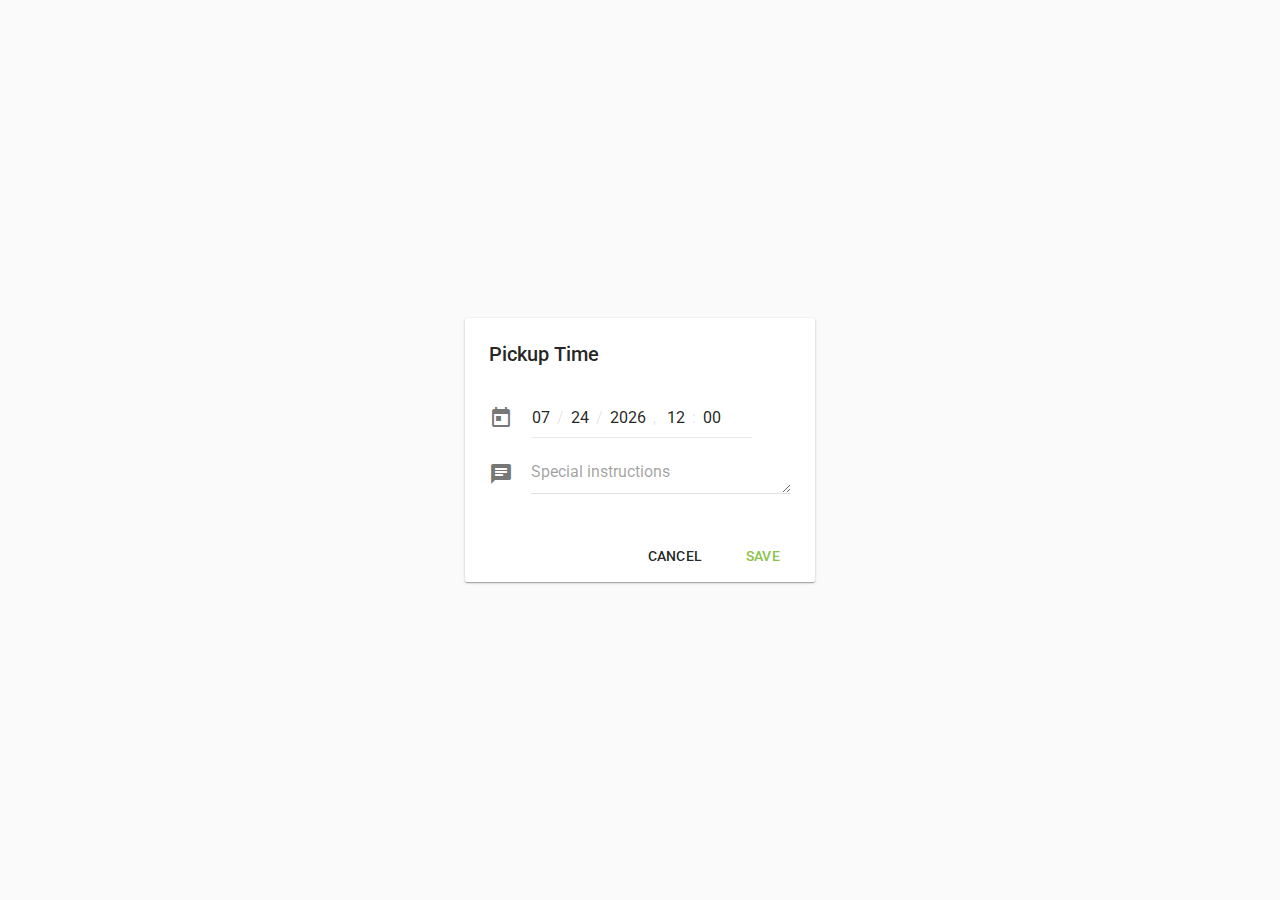
<file: dialogs/scheduling.html>
<!DOCTYPE html>
<html>
<head>
  <meta name="viewport" content="width=device-width, initial-scale=1">
  <title>Scheduling</title>
  <link rel="stylesheet" href="../app/default.css">
  <link rel="stylesheet" href="../app/color-palette.css">
  <link rel="stylesheet" href="../components/css/app-bar.css">
  <link rel="stylesheet" href="../components/css/buttons.css">
  <link rel="stylesheet" href="../components/css/inputs.css">
  <link rel="stylesheet" href="../components/css/nav-drawer.css">
  <link rel="stylesheet" href="../components/css/selection-controls.css">
  <link rel="stylesheet" href="css/dialogs.css">
  <script src="https://cdnjs.cloudflare.com/ajax/libs/jquery/3.0.0/jquery.min.js"></script>
  <script src="js/scheduling.js" defer></script>
</head>

<body>

<div class="scheduling-background">

  <form class="scheduling-dialog card" id="js-scheduler" novalidate>

    <h1 class="scheduler__title title">Pickup Time</h1>

    <!-- date & time input -->

    <div class="scheduler icon-text-field">
      <input class="date-input text-field__input text-field__icon text-field--single" id="date" type="datetime-local">
      <i class="material-icons dark">today</i>
      <span class="js-input__helper date-input__helper"></span>
    </div>

    <!-- comment -->

    <div class="scheduler__comment icon-text-field">
      <textarea class="text-field__input text-field__icon text-field--single" type="text" placeholder="Special instructions"></textarea>
      <i class="material-icons dark">chat</i>
    </div>

    <!-- inline buttons -->

    <div class="btn--inline-buttons">
      <button class="btn--flat">CANCEL</button>
      <button type="submit" form="js-scheduler" value="submit" class="btn--flat accent-text">SAVE</button>
    </div>



  </form>

</div>

</body>

</html>
</file>
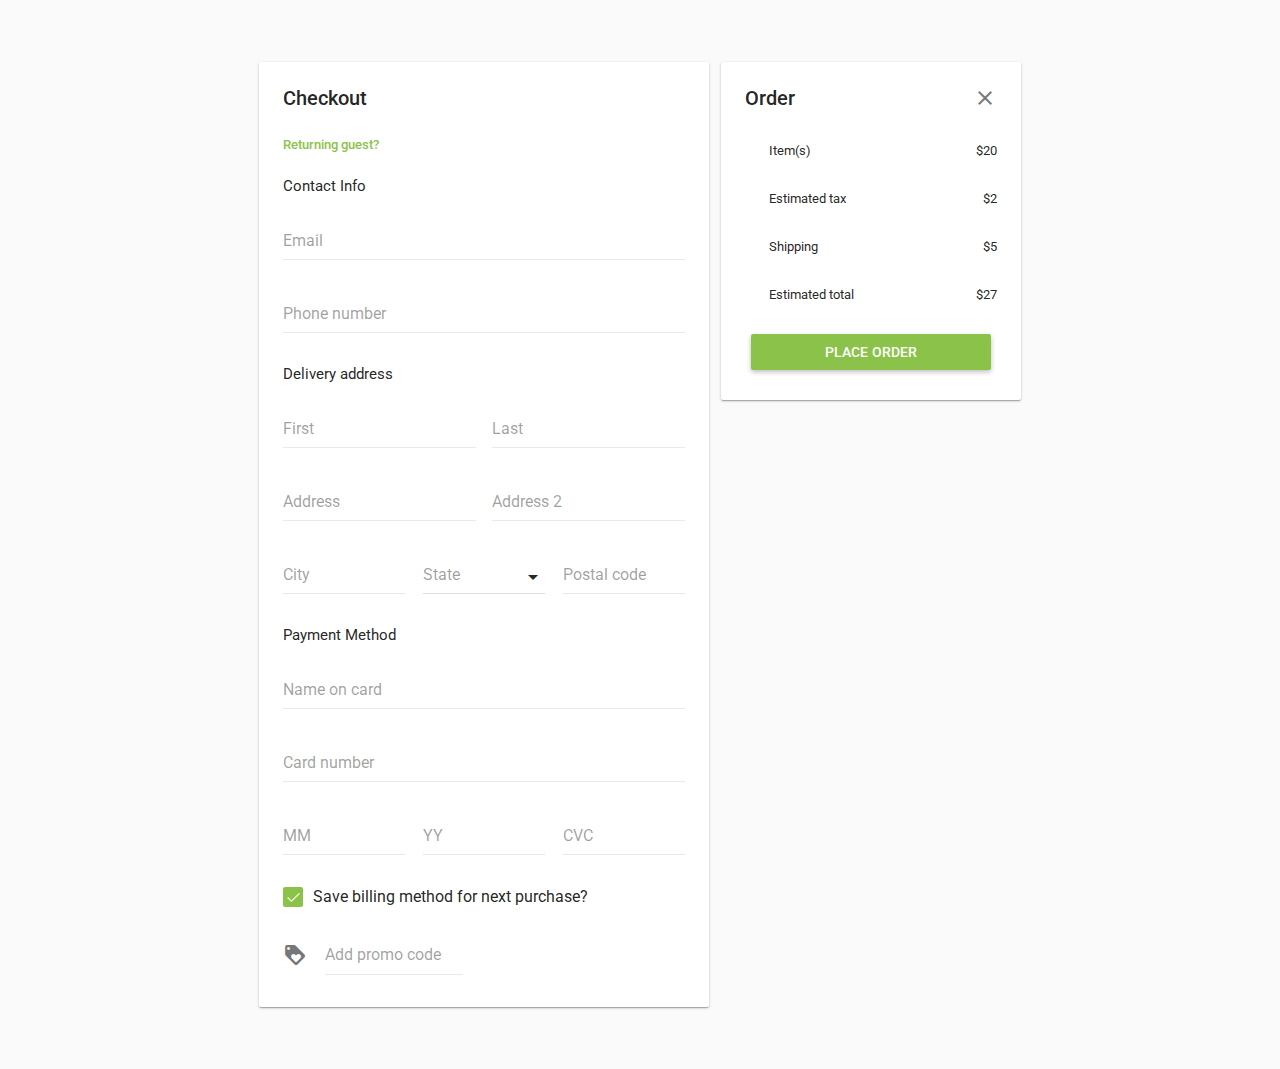
<file: dialogs/shipping.html>
<!DOCTYPE html>
<html>
<head>
  <meta name="viewport" content="width=device-width, initial-scale=1">
  <title>Shipping</title>
  <link rel="stylesheet" href="../app/default.css">
  <link rel="stylesheet" href="../app/color-palette.css">
  <link rel="stylesheet" href="../components/css/app-bar.css">
  <link rel="stylesheet" href="../components/css/buttons.css">
  <link rel="stylesheet" href="../components/css/inputs.css">
  <link rel="stylesheet" href="../components/css/nav-drawer.css">
  <link rel="stylesheet" href="../components/css/selection-controls.css">
  <link rel="stylesheet" href="css/dialogs.css">
  <script src="js/shipping.js" defer></script>
</head>

<body>

<div class="checkout-background">

  <form class="checkout-dialog js-checkout-form" id="js-checkout-form" novalidate>

    <section class="checkout-details card">

      <h1 class="checkout-details__title title">Checkout</h1>

      <a class="body-2 accent-text" href="">Returning guest?</a>

      <!-- contact info -->

      <h2 class="subheading">Contact Info</h2>

      <div class="text-field">
        <input class="text-field__input text-field--floating-label" type="text" name="email" id="email" required>
        <label class="text-field__label" for="email">Email</label>
        <span class="js-input__helper"></span>
      </div>  
      <div class="text-field">
        <input class="text-field__input text-field--floating-label" type="text" name="phone" id="phone" required>
        <label class="text-field__label" for="phone">Phone number</label>
        <span class="js-input__helper"></span>
      </div>  

      <!-- delivery address -->

      <h2 class="subheading">Delivery address</h2>

      <div class="text-field-group">

        <div class="text-field flex-grid-halfs">
          <input class="text-field__input text-field--floating-label" type="text" name="first" id="first" required>
          <label class="text-field__label" for="first">First</label>
          <span class="js-input__helper"></span>
        </div>
        <div class="text-field flex-grid-halfs">
          <input class="text-field__input text-field--floating-label" type="text" name="last" id="last" required>
          <label class="text-field__label" for="last">Last</label>
          <span class="js-input__helper"></span>
        </div>
        <div class="text-field flex-grid-halfs">
          <input class="text-field__input text-field--floating-label" type="text" name="address" id="address" required>
          <label class="text-field__label" for="address">Address</label>
          <span class="js-input__helper"></span>
        </div>
        <div class="text-field flex-grid-halfs">
          <input class="text-field__input text-field--floating-label" type="text" name="address2" id="address2" required>
          <label class="text-field__label" for="address2">Address 2</label>
          <span class="js-input__helper"></span>
        </div>
        <div class="text-field flex-grid-thirds">
          <input class="text-field__input text-field--floating-label" type="text" name="city" id="city" required>
          <label class="text-field__label" for="city">City</label>
          <span class="js-input__helper"></span>
        </div>
        <div class="text-field flex-grid-thirds">
          <select class="text-field__input text-field--floating-label" name="state" id="state" required>
              <option value="" disabled selected hidden></option>
          </select>
          <label class="text-field__label" for="state">State</label>
          <i class="material-icons select_arrow">arrow_drop_down</i>
          <span class="js-input__helper"></span>
        </div>
        <div class="text-field flex-grid-thirds">
          <input class="text-field__input text-field--floating-label" type="text" name="zip" id="zip" required>
          <label class="text-field__label" for="zip">Postal code</label>
          <span class="js-input__helper"></span>
        </div>

      </div>

      <!-- payment method -->

      <h2 class="subheading">Payment Method</h2>

      <div class="text-field-group">

        <div class="text-field flex-grid-full">
          <input class="text-field__input text-field--floating-label" type="text" name="name-on-card" id="name-on-card" required>
          <label class="text-field__label" for="name-on-card">Name on card</label>
          <span class="js-input__helper"></span>
        </div>
        <div class="text-field flex-grid-full">
          <input class="text-field__input text-field--floating-label" type="text" name="card-number" id="card-number" required>
          <label class="text-field__label" for="card-number">Card number</label>
          <span class="js-input__helper"></span>
        </div>
        <div class="text-field flex-grid-thirds">
          <input class="text-field__input text-field--floating-label" type="text" name="month" id="card-month" required>
          <label class="text-field__label" for="month">MM</label>
          <span class="js-input__helper"></span>
        </div>
        <div class="text-field flex-grid-thirds">
          <input class="text-field__input text-field--floating-label" type="text" name="year" id="card-year" required>
          <label class="text-field__label" for="year">YY</label>
          <span class="js-input__helper"></span>
        </div>
        <div class="text-field flex-grid-thirds">
          <input class="text-field__input text-field--floating-label" type="text" name="cvc" id="card-cvc" required>
          <label class="text-field__label" for="cvc">CVC</label>
          <span class="js-input__helper"></span>
        </div>

      </div>

      <!-- store billing details -->

      <div class="checkout__checkbox checkbox">
        <input class="checkbox__input" id="billing" type="checkbox" name="billing" value="billing" checked>
        <label class="checkbox__label" for="billing">Save billing method for next purchase?</label>
      </div>

      <!-- coupon code -->

      <div class="icon-text-field text-field--coupon">
        <input class="text-field__input text-field__icon text-field--single" type="text" name="promo" placeholder="Add promo code">
        <i class="material-icons dark">loyalty</i>
      </div>

    </section>

    <!-- order confirm -->

    <section class="order-confirm card">

      <div class="order-confirm__header">
        <h1 class="order-confirm__title title">Order</h1>
        <i class="material-icons dark">close</i>
      </div>
      <ul class="menu body-1">
        <li class="menu__item">
          <span>Item(s)</span>
          <span>$20</span>
        </li>
        <li class="menu__item">
          <span>Estimated tax</span>
          <span>$2</span>
        </li>
        <li class="menu__item">
          <span>Shipping</span>
          <span>$5</span>
        </li>
        <li class="menu__item">
          <span>Estimated total</span>
          <span>$27</span>
        </li>
      </ul>

      <button type="submit" form="js-checkout-form" value="submit" class="btn--place-order btn--raised accent primary-text--light">PLACE ORDER</button>

    </section>

  </form>

</div>

</html>
</body>
</file>
<file: calculator/calculator.css>
body {
  margin: 0;
}
#calculator {
  display: flex;
  flex-direction: column;
  height: 100vh;
  box-sizing: border-box;
  border: 20px solid #666;
}
.row {
  display: flex;
  flex: 1;
}
.row div {
  display: flex;
  flex: 1;
  align-items: center;
  justify-content: center;
}
p, span {
  font-size: 10vmin;
  color: #666;
}
#display {
  background-color: #ccc;
  display: flex;
  justify-content: flex-end;
  align-items: center;
  padding-right: 10%;
}
</file>
<file: app/default.css>
@import url('https://fonts.googleapis.com/css?family=Roboto:400,500,300');
@import url('https://fonts.googleapis.com/icon?family=Material+Icons');




/*------------------------------------*\
  #STYLE-DEFINITIONS
\*------------------------------------*/

:root {
  font-family: var(--font-family);
  --body-font-size: 14px;
  --input-font-size: 16px;
  --text-field-error: 12px;
  --font-weight-regular: 400;
  --font-family: 'Roboto', sans-serif;
  -webkit-font-smoothing: antialiased;
}
* {
  box-sizing: border-box;
}
body {
  position: relative;
  min-width: 300px;
}
html,
body {
  height: 100%;
  /*width: 100%;*/
}
body {
  margin: 0;
}





/*------------------------------------*\
  #LAYOUT
\*------------------------------------*/

.content {
  padding: 4px;
  display: flex;
  flex-direction: column;
}
@media screen and (min-width: 600px) {
  .content {
    padding: 12px;
  }
}





/*------------------------------------*\
  #CARD
\*------------------------------------*/

.card {
  background-color: #ffffff;
  box-shadow: 0 1px 3px 0 rgba(0,0,0,.2),0 1px 1px 0 rgba(0,0,0,.14),0 2px 1px -1px rgba(0,0,0,.12);
  border-radius: 0;
  padding: 16px;
  margin: 4px;
}
@media screen and (min-width: 600px) {
  .card {
    border-radius: 2px;
    padding: 24px;
    margin: 12px;
  }
}





/*------------------------------------*\
  #FONTS
\*------------------------------------*/

.display-4 {
  font-size: 112px;
}
.display-3 {
  font-size: 56px;
}
.display-2 {
  font-size: 45px;
}
.display-1 {
  font-size: 34px;
}
.headline {
  font-size: 24px;
}
.title {
  font-size: 20px;
}
.subheading {
  font-size: 16px;
}
.body-2,
.body-1,
button,
.menu {
  font-size: 14px;
}
.caption {
  font-size: 12px;
}
.display-4,
.display-3,
.display-2,
.display-1,
.headline,
.subheading,
.body-1,
.caption {
  font-weight: 400;
}
.title,
.body-2,
button {
  font-weight: 500;
}
.bold {
  font-weight: 700;
}
.display-4,
.display-3,
.display-2,
.display-1,
.caption {
  color: rgba(0,0,0,.54);
}
.headline,
.title,
.subheading,
.body-2,
.body-1,
.menu,
button {
  color: rgba(0,0,0,.87);
}
button {
  font-family: var(--font-family);
}
/* adjust font size for desktop */
@media screen and (min-width: 600px) {
  .subheading {
    font-size: 15px;
  }
  .body-2 {
    font-size: 13px;
  }
  .body-1 {
    font-size: 13px;
  }
}
/*h1, h2, h3, h4, h5, h6, p {
  margin: 0;
}*/
a { text-decoration: none; }
li { list-style: none; }
</file>
<file: components/css/app-bar.css>
/*------------------------------------*\
  #APP-BAR
\*------------------------------------*/

.app-bar {
  width: 100%;
  height: 56px; /* mobile portrait */
  top: 0; 
  z-index: 4;
  box-shadow: 0 1px 8px rgba(0, 0, 0, 0.3);
  display: flex;
  align-items: center;
  justify-content: space-between;
  position: fixed;
}
  /* used to keep content below app bar */
  .app-bar__spacer {
    height: 56px;
    width: 100%
  }
  .app-bar__title,
  .app-bar__title--back {
    min-width: 0;
    padding-left: 4px;
    padding-right: 4px;
    margin-left: 14px; /* 18px original */
    margin-right: -4px;
  }
  .app-bar__subheading {
    border-left: 1px solid rgba(0, 0, 0, 0.2);
    padding-left: 24px;
    margin-left: 24px;
    text-align: center;
    display: none;
  }
.buttons-inline--left {
  display: flex;
  align-items: center;
  height: 100%;
  margin-left: 10px;
  }
.buttons-inline--right {
  display: flex;
  margin-right: 10px;
}
/* shrink app bar height in mobile landscape orientation */
@media screen and (max-width: 960px) and (orientation: landscape) {
  .app-bar {
    height: 48px;
  }
}
/* increase app-bar height on tablet and desktop */
@media screen and (min-width: 600px) {
  .app-bar {
    height: 64px;
  }
  .app-bar__spacer {
    height: 64px;
  }
}
/* display subheading on desktop */
@media screen and (min-width: 1228px) {
  .app-bar__subheading {
    display: initial;
  }
}





/*------------------------------------*\
  #BASIC-SEARCH-INPUT
\*------------------------------------*/

.search-input {
  flex: 1;
	-webkit-appearance: none;
	border-style: none;
	font-size: 16px;
	background: none; /* use .search background */
	height: 48px;
  padding: 16px;
  font-family: 'Roboto', sans-serif;
}
.search--focus {
  box-shadow: 0 1px 8px rgba(0, 0, 0, 0.3);
  border: none;
}
/* reset input outline on focus */
.search-input:focus {
  outline: none;
}
.search-input::-webkit-input-placeholder {
  font-family: 'Roboto', sans-serif;
  font-size: 16px;
}
.search-input::-moz-placeholder {
  font-family: 'Roboto', sans-serif;
  font-size: 16px;
}
.search-input:-ms-input-placeholder {
  font-family: 'Roboto', sans-serif;
  font-size: 16px;
}
/* disable search cancel button */
.search-input::-webkit-search-cancel-button {
  -webkit-appearance: none;
}




/*------------------------------------*\
  #APP-BAR-SEARCH-INPUT-STYLE
\*------------------------------------*/

.search {
	width: 640px;
  margin: 0 12px 0 0;
	border-radius: 3px;
	display: none; /* hide on mobile */
}
.search__icon {
  display: flex;
  align-items: center;
  padding-left: 16px;
  padding-right: 8px;
  position: relative;
}

/* default app bar state hides back button & text */
.btn--back,
.app-bar__title--back {
  display: none;
}
/* display search bar on desktop, hide search button */
@media screen and (min-width: 1228px) {
  .search {
    display: flex;
  }
  .btn--search {
    display: none;
  }
}
 /* remove search margin on table & desktop */
@media screen and (min-width: 600px) {
  .search {
    margin: 0;
  }
}





/*------------------------------------*\
  #APP-BAR-SEARCH-STATE
\*------------------------------------*/

/* style search bar in search state */
.app-bar--search .search {
  background-color: transparent;
  border: 1px solid #cfd8dc;
  display: flex;
}
/* display back button when searching */
.app-bar--search .btn--back {
  display: inline-block;
}
/* hide when searching */
.app-bar--search .btn--menu,
.app-bar--search .app-bar__title,
.app-bar--search .app-bar__subheading,
.app-bar--search .search__icon,
.app-bar--search .btn--profile,
.app-bar--search .btn--notifications,
.app-bar--search .btn--search,
.content.is-hidden {
  display: none;
}
/* display search icon on tablet and desktop */
@media screen and (min-width: 600px) {
  .app-bar--search .search__icon {
    display: flex;
  }
}
/* Show back text on desktop */
@media screen and (min-width: 1228px) {
  .app-bar--search .app-bar__title--back {
    display: inline;
  }
}




/*------------------------------------*\
  #CENTERING THE APP BAR 
\*------------------------------------*/

/* smooth out responsive transition between mobile & desktop */
.app-bar--search.app-bar {
  justify-content: flex-start;
}
/* optional margin spacer to center search */
.app-bar__subheading--margin-right {
  margin-right: 48px;
}
@media screen and (min-width: 773px) {
  /* smoothly transition back to centering search bar */
  .app-bar--search.app-bar {
    justify-content: space-between;
  }
  .app-bar--search .btn--profile {
    display: initial;
    visibility: hidden;
  }
}
@media screen and (min-width: 1228px) {
  /* display btn--profile on desktop */
  .app-bar--search .btn--profile {
    visibility: visible;
  }
  /* display btn--notifications on desktop */
  .app-bar--search .btn--notifications {
    display: initial;
  }
  /* keep subheading hidden for centering on desktop */
  .app-bar--search .app-bar__subheading {
    display: initial;
    visibility: hidden;
  }
  /* add right side margin on desktop (any state) */
  .search__margin-spacer--right {
    margin-left: 183.34px;
  }

}





/*------------------------------------*\
  #APP-BAR-SEARCH-STATE-COLOR-CHANGE (not using now)
\*------------------------------------*/

/* app bar search state color */
/*.app-bar--search {
  background-color: var(--app-bar--search);
}*/
/* edit state not currently used */
/*.app-bar--edit {
  background-color: var(--app-bar--edit);
}*/
/* used to change the color of text & icons in search state - not used */
/*.app-bar--search .material-icons {
  color: var(--app-bar--search_icons)
};*/
</file>
<file: components/css/inputs.css>
/*------------------------------------*\
  #TEXT-FIELDS
\*------------------------------------*/

.text-field {
  position: relative;
}
.text-field__input {
  width: 100%;
  border-width: 0 0 1px;
  border-bottom-color: var(--divider);
  background: none;
  font-size: var(--input-font-size);
  font-family: var(--font-family);
  color: var(--primary-text);
  box-sizing: border-box;
  margin: 0 0 8px 0;
}
.text-field__input:focus {
  border-bottom: 2px solid var(--accent);
  outline: none;
}
/* floating label */
.text-field__label {
  color: var(--inactive-text);
  position: absolute;
  top: 36px;
  left: 0;
  transition-property: top left;
  transition-duration: .25s; 
  transition-timing-function: cubic-bezier(.25,.8,.25,1);
}
.text-field--floating-label {
  height: 65px;
  padding: 36px 0 8px 0;
  z-index: 1;
  position: relative;
}
.text-field--floating-label:focus + .text-field__label,
.text-field--floating-label:valid + .text-field__label {
  color: var(--secondary-text);
  font-size: 12px;
  top: 16px;
  left: 0;
  transition-property: top left;
  transition-duration: .2s;
  transition-timing-function: cubic-bezier(.25,.8,.25,1);
}
.text-field--floating-label:focus + .text-field__label {
  color: var(--accent);
}
/* warn state */
.text-field__input--warn {
  border-bottom: 2px solid var(--warn);
}
.text-field__input--warn:focus {
  border-bottom: 2px solid var(--warn);
}
.text-field__helper--warn {
  font-family: var(--font-family);
  font-size: var(--text-field-error);
  color: var(--warn);
}
.text-field--floating-label--warn:focus + .text-field__label {
  color: var(--warn);
}
.text-field__input--warn:focus + .text-field__label {
  color: var(--warn);
}




/* icon inputs */
.icon-text-field {
  position: relative;
  padding-left: 42px;
  display: block;
}
.text-field--single {
  padding: 16px 0 8px 0;
  height: 48px;
}
.text-field__icon + i {
  position: absolute;
  left: 0px;
  top: 16px;
}
.text-field__icon:focus + i {
  color: var(--accent);
}
.date-input {
  width: auto;
}
/* warn state */
.text-field__input--warn:focus + i {
  color: var(--warn) !important;
}
/* style placeholder text */
.text-field__input::-webkit-input-placeholder {
  color: var(--inactive-text);
  font-family: var(--font-family);
  font-size: var(--input-font-size);
  font-weight: var(--font-weight-regular);
}
.text-field__input::-moz-placeholder {
  color: var(--inactive-text);
  font-family: var(--font-family);
  font-size: var(--input-font-size);
  font-weight: var(--font-weight-regular);
}
.text-field__input:-ms-input-placeholder {
  color: var(--inactive-text);
  font-family: var(--font-family);
  font-size: var(--input-font-size);
  font-weight: var(--font-weight-regular);
}
/* placeholder focus state */
.text-field__input:focus::-webkit-input-placeholder {
  color: var(--inactive-text);
  font-family: var(--font-family);
  font-size: var(--input-font-size);
  font-weight: var(--font-weight-regular);
}
.text-field__input:focus::-moz-placeholder {
  color: var(--inactive-text);
  font-family: var(--font-family);
  font-size: var(--input-font-size);
  font-weight: var(--font-weight-regular);
}
.text-field__input:focus:-ms-input-placeholder {
  color: var(--inactive-text);
  font-family: var(--font-family);
  font-size: var(--input-font-size);
  font-weight: var(--font-weight-regular);
}





/*------------------------------------*\
  #SELECT-MENU
\*------------------------------------*/

select {
  -webkit-appearance: none;
  border-radius: 0;
}
.select_arrow {
  position: absolute;
  top: 36px;
  right: 0;
}
/*select.text-field--floating-label:focus + label {
  color: var(--primary-text);
  font-size: 16px;
  top: 36px;
  left: 0;
  transition-property: top left;
  transition-duration: .2s;
  transition-timing-function: cubic-bezier(.25,.8,.25,1);
}*/
/*select.text-field--floating-label:focus ~ i {
  color: var(--primary-text);
}*/
/*select.text-field--floating-label:valid:focus + label {
  color: var(--accent);
  font-size: 12px;
  top: 16px;
  left: 0;
  transition-property: top left;
  transition-duration: .2s;
  transition-timing-function: cubic-bezier(.25,.8,.25,1);
}*/





/*------------------------------------*\
  #DATE-PICKER
\*------------------------------------*/

.date-input__helper {
  display: block;
}
.date-input::-webkit-datetime-edit { 
  font-family: var(--font-family);
  color: var(--primary-text); 
  font-size: 16px;
  border-style: none;
}
input[type="date"]:focus { background: none; }
.date-input::-webkit-datetime-edit-fields-wrapper { background-color: none }
.date-input::-webkit-datetime-edit-text { 
  color: var(--divider);
  padding: 0 6px;
}
.date-input::-webkit-datetime-edit-month-field:focus { background: none; }
.date-input::-webkit-datetime-edit-day-field:focus { background: none; }
.date-input::-webkit-datetime-edit-year-field:focus { background: none; }
.date-input::-webkit-datetime-edit-hour-field:focus { background: none; }
.date-input::-webkit-datetime-edit-minute-field:focus { background: none; }
.date-input::-webkit-datetime-edit-ampm-field:focus { background: none; }
.date-input::-webkit-inner-spin-button { display: none; }
.date-input::-webkit-calendar-picker-indicator { 
  font-size: 18px;
  background: none;
  color: var(--inactive-text);
}
.date-input::-webkit-calendar-picker-indicator:hover {
  color: var(--primary-text);
}
.date-input::-webkit-clear-button { display: none; }





/*------------------------------------*\
  #COLOR-PICKER
\*------------------------------------*/

.color-picker {
  margin: 10px 0;
  display: flex;
}
.color-picker__label {
  margin-right: 8px;
}
.color-picker__input {
  width: 100%;
}
/* style default color picker */

input[type=range] {
  -webkit-appearance: none;
}
input[type=range]:focus {
  outline: none;
}
input[type=range]::-webkit-slider-thumb {
  height: 10px;
  width: 10px;
  margin-top: -4px;
  border-radius: 50%;
  background-color: var(--inactive);
  outline: none;
  -webkit-appearance: none;
}
input[type=range]:focus::-webkit-slider-thumb {
  background-color: var(--accent);

}
input[type=range]::-webkit-slider-runnable-track {
  background-color: rgba(0, 0, 0, 0.26);
  height: 2px;
  border: 0;
}
input[type=range]:focus::-webkit-slider-runnable-track {
  background-color: var(--accent);
}








/* --------- TODO: Implment dense screen tweak later ----------- */
/* @media screen and (min-width: 768px) {
  .input  {
    margin: 16px 0 4px 0;
    height: ; TODO
  }
  .text-field--single {
    margin: 12px 0 4px 0;
    height: ; TODO
  }
} */
</file>
<file: components/css/nav-drawer.css>
/*------------------------------------*\
  #PERSISTENT-NAVIGATION-DRAWER-DESKTOP
\*------------------------------------*/

.drawer {
  position: fixed;
  top: 0px;
  left: 0;
  bottom: 0;
  width: 210px;
  /* -1 since the app bar and drawer are in different stacking contexts */
  /*z-index: -1;*/
  background-color: #fafafa;
  display: flex;
  flex-direction: column;
}
.menu {
  padding: 0;
  margin: 0;
  list-style-type: none;
}
.drawer .menu {
  /*position: absolute;*/
  font-weight: 500;
  margin-top: 8px;
}
.drawer .menu span {
  padding-left: 32px;
  white-space: nowrap;
}
.menu__item {
  color: var(--primary-text);
  padding-left: 24px;
  height: 48px;
  display: flex;
  flex-direction: row;
  align-items: center;
  cursor: pointer;
  border-radius: 2px;
}
.menu__item:hover {
  background-color: rgba(0, 0, 0, .05);
}
.copyright {
  margin-top: auto;
  font-size: 12px;
  color: rgba(0, 0, 0, .38);
  padding: 24px;
}
/* lock open on desktop > 865 */
@media screen and (min-width: 750px) {
  .drawer {
    transition: transform .2s;
    transform: translateX(0);
  }
  .content {
    margin-left: 210px;
    transition: margin-left .2s;
  }
}
/* close persistent drawer on mobile */
@media screen and (max-width: 750px) {
  .drawer {
    transition: transform .2s;
    transform: translateX(-100%);
  }
  .content {
    margin-left: 0px;
    transition: margin-left .2s;
  }
} 




/*------------------------------------*\
  #TEMPORARY-NAVIGATION-DRAWER-MOBILE-TABLET
\*------------------------------------*/

.drawer__title-bar {
  height: 56px;
  padding-left: 24px;
  padding-right: 16px;
  border-bottom: 1px solid rgba(0, 0, 0, .2);
  display: flex;
  align-items: center;
  justify-content: space-between;
  box-sizing: border-box;
}
@media screen and (min-width: 600px) {
  .drawer__title-bar {
    height: 64px;
  }
}
/* open temporary drawer on mobile < 750px */
.drawer.is-open--mobile {
  transform: translateX(0);
  transition: transform .2s;
  background-color: #ffffff;
  z-index: 16;
  width: 300px;
  box-shadow: 0 8px 16px 0 rgba(0,0,0,0.2);
}
/* close temporary drawer */
.drawer.is-closed--mobile {
  transition: transform .2s;
  transform: translateX(-100%);
  animation-name: color;
  animation-duration: .4s;
}
/* close persistent drawer when open */
.drawer.is-closed--desktop {
  transition: transform .2s;
  transform: translateX(-100%);
}
.content.is-no-margin {
  margin-left: 0 !important;
}
.drawer__transparency {
  position: fixed;
  top: 0;
  left: 0;
  height: 100%;
  width: 100%;
  background-color: rgba(0,0,0,.20);
  z-index: 15;
}
 /* transition from temporary drawer to persistent drawer */
@keyframes color {
  from {
    z-index: 16;
  }
  to {
    z-index: 1;
  }
}
</file>
<file: components/css/selection-controls.css>
/*------------------------------------*\
  #RADIOS
\*------------------------------------*/

.radio,
.checkbox {
  position: relative;
  padding-bottom: 16px;
}
.radio__input,
.checkbox__input {
  visibility: hidden;
  width: 20px;
  height: 20px;
  padding: 8px 0 8px 0;
  margin: 0;
}
.radio__input + .radio__label,
.checkbox__input + .checkbox__label {
  display: inline-block;
  padding-left: 30px;
  position: absolute;
  top: 0;
  left: 0;
}
.radio__input + .radio__label::before,
.radio__input + .radio__label::after,
.checkbox__input + .checkbox__label::before,
.checkbox__input + .checkbox__label::after {
  content: "";
  box-sizing: border-box;
  height: 20px;
  width: 20px;
  position: absolute;
  top: 0;
  left: 0;
}
/* input states */
.radio__input + .radio__label::before {
  border: 2px solid var(--secondary-text);
  border-radius: 50%;
}
.radio__input + .radio__label::after {
  border-radius: 50%;
  background-color: var(--accent);
  transition: transform ease .28s;
  transform: scale(0);
}
.radio__input:checked + .radio__label::before {
  border-color: var(--accent);
  transition: border-color ease .28s;
}
.radio__input:checked + .radio__label::after {
  transform: scale(.5);
}





/*------------------------------------*\
  #CHECKBOXES
\*------------------------------------*/

.checkbox__input + .checkbox__label::before {
  border-radius: 2px;
  border: 2px solid var(--secondary-text);
  transition: 240ms;
}
.checkbox__input + .checkbox__label::after {
  border-radius: 2px;
}
.checkbox__input:checked + .checkbox__label::before {
  background-color: var(--accent);
  border: none;
  transition: 240ms;
}
.checkbox__input:checked + .checkbox__label::after {
  content: "";
  width: 6.67px;
  height: 13.33px;
  border: 2px solid var(--secondary-text--light);
  transform: rotate(45deg);
  border-top: 0;
  border-left: 0;
  left: 6.67px;
  top: 2.22px;
}





/*------------------------------------*\
  #ICON-RADIOS
\*------------------------------------*/

.icon-radio-group {
  margin: 0 0 16px 0;
}
.icon-radio {
  display: inline-block;
  position: relative; 
  margin: 0 6px;
  border-radius: 50%;
}
/* hide default input */
.icon-radio__input {
  display: none;
}
/* position icon above touch target */
.icon-radio__input {
  position: absolute;
  top: 0;
  left: 0;
  padding: 8px;
}
.icon-radio__label {
  pointer-events: none;
}
/* apply color on check */
.icon-radio__input:checked + .icon-radio__label {
  color: var(--accent) !important;
  transition: .25s;
}
</file>
<file: components/css/tabs.css>
.tabs-background {
  background-color: #fafafa;
}
.tab-bar {
  display: flex;
  height: 48px;
  background-color: #f5f5f5;
  box-shadow: 1px 3px 3px -1px rgba(0, 0, 0, .2);
/*   overflow: hidden; */
  overflow-x: auto;
  -ms-overflow-style: none;
  overflow: -moz-scrollbars-none;
}
.tab-bar::-webkit-scrollbar {
  display: none;
}
.tabs {
  display: flex;
  justify-content: center;
  flex-grow: 1;
  flex-shrink: 0;
  height: 48px;
  color: rgba(0, 0, 0, .54);
  font-weight: 500;
  font-size: 14px;
  text-transform: uppercase;
}
.tab__input {
  position: absolute;
  left: -10000px;
}
.tab__label {
  min-width: 72px;
  flex-basis: 160px;
  padding: 0 12px;
  line-height: 48px;
  text-align: center;
  box-sizing: border-box;
  white-space: nowrap;
}
.panels {
}
.panel-heading {
  width: 105px;
  margin: 36px auto;
  color: rgba(0, 0, 0, .54);
}
.panel {
  display: none;
  height: 75px;
}
#tab--1:focus ~ .tab-bar .tab--1,
#tab--2:focus ~ .tab-bar .tab--2,
#tab--3:focus ~ .tab-bar .tab--3,
#tab--4:focus ~ .tab-bar .tab--4 {
  border-bottom: 2px solid #8bc34a;
  color: #8bc34a;
}
#tab--1:checked ~ .panels .pannel--1,
#tab--2:checked ~ .panels .pannel--2,
#tab--3:checked ~ .panels .pannel--3,
#tab--4:checked ~ .panels .pannel--4 {
  display: block;
}
</file>
<file: dialogs/css/dialogs.css>
/*------------------------------------*\
  #ABOUT
\*------------------------------------*/

/* about dialog */
.about-background {
  min-height: 100%;
  display: flex;
  justify-content: center;
  align-items: center;
  padding: 20px 0;
}
.about-dialog {
  display: flex;
  flex-direction: column;
  flex: 1;
  max-width: 414px;
}
.about__header--spacer {
  height: 70px;
}
/* about image holder */
.about__image-holder {
  position: relative;
  top: 0;
  height: 70px;
}
.about__profile-image {
  display: block;
  position: relative;
  margin: 0 auto;
  transform: translateY(-70px);
  height: 140px;
  width: 140px;
  border-radius: 50%;
  border: 2px solid #ffffff;
  background: url(https://dl.dropboxusercontent.com/s/po469fxcme99fu5/profile-image.jpg?raw=1) no-repeat;
  background-size: cover;
}
/* about header card */
.about__header {
  background-color: var(--accent);
}
.about__header.card {
  padding: 0;
  margin: 0;
}
.about__title {
  padding: 16px 16px 0;
  text-align: center;
}
.about__subheading {
  padding: 16px 16px 24px;
  text-align: center;
}
/* about main card */
.about__main.card {
  margin: 8px;
}
@media screen and (min-width: 414px) {
  .about__main.card {
    margin: 8px 0;
  }
}

.list-item {
  margin-top: 16px;
  display: flex;
  align-items: center;
}
  .list-item__icon {
    width: 24px;
    margin-right: 20px;
  }

.about__website {
  margin-top: 24px;
}
.web-resource {
  display: inline;
}
  .web-resource__link{
    display: block;
    text-decoration: none;
  }




/*------------------------------------*\
  #COLOR-PICKER
\*------------------------------------*/

.color-picker-background {
  min-height: 100%;
  display: flex;
  justify-content: center;
  align-items: center;
}
.color-picker-dialog {
  flex: 1;
  max-width: 350px;
}
.color-picker__title {
  margin: 0;
}
.color-picker__header {
  display: flex;
  margin: 0 0 24px;
}
.color-display {
  height: 24px;
  width: 24px;
  border: 1px solid #000000;
  margin-left: 20px;
}
.color-picker-group {
  display: flex;
  flex-direction: column;
}





/*------------------------------------*\
  #LOGIN
\*------------------------------------*/

.login-background {
  min-height: 100%;
  display: flex;
  justify-content: center;
  align-items: center;
}
.login-dialog {
  display: flex;
  flex-direction: column;
  flex: 1;
  max-width: 350px;
}
.login {
  display: flex;
  flex-direction: column;
  align-items: stretch;
}
.forgot-password {
  align-self: flex-end;
}
.login__title {
  align-self: center;
  margin: 8px 0 16px;
}
.btn--login {
  margin: 16px 0;
}
.signup-prompt {
  display: flex;
  justify-content: center;
  margin-top: 0;
}
.signup-prompt__text {
  margin: 0;
}





/*------------------------------------*\
  #QUESTIONAIRE
\*------------------------------------*/

.questionaire-background {
  min-height: 100%;
  display: flex;
  justify-content: center;
  align-items: center;
}
.questionaire-dialog {
  display: flex;
  flex-direction: column;
  max-width: 450px;
  flex: 1;
}
.questionaire__icons {
  display: flex;
  justify-content: space-around;
  margin-top: 10px;
}
.comment-dropdown {
  display: flex;
  align-items: center;
}
.comment-text {
  display: none;
}
.comment-text.is-visible {
  display: block;
}
.btn--close {
  align-self: flex-end;
}



  

/*------------------------------------*\
  #SCHEDULING
\*------------------------------------*/

.scheduling-background {
  min-height: 100%;
  display: flex;
  justify-content: center;
  align-items: center;
}
.scheduling-dialog {
  flex: 1;
  max-width: 350px;
}
.scheduler__title {
  margin: 0 0 24px;
}






/*------------------------------------*\
  #SHIPPING
\*------------------------------------*/

/* page styles */
.checkout-background {
  min-height: 100%;
  display: flex;
  justify-content: center;
  align-items: center;
}
.checkout-dialog {
  display: flex;
  flex-direction: column;
  justify-content: center;
  align-items: center;
  flex: 1;
  margin: 50px 0;
}
@media screen and (min-width: 800px) {
  .checkout-dialog {
    flex-direction: row;
    align-items: flex-start;
  }
}
/* checkout section */
.checkout-details {
  flex: 1;
  max-width: 450px;
}
.checkout-details__title {
  margin: 0 0 24px;
}
.checkout-details .subheading {
  margin: 24px 0 0;
}
.text-field-group {
  display: flex;
  flex-wrap: wrap;
  justify-content: space-between;
}
/* grid for text fields */
.flex-grid-full {
  flex: 1 100%;
}
.flex-grid-halfs {
  width: 48%;
}
.flex-grid-thirds {
  width: 30.33%;
}
.checkout__checkbox {
  margin-top: 24px;
}
.text-field--coupon {
  max-width: 180px;
}
/* order confirm */
.order-confirm {
  display: flex;
  flex-direction: column;
  width: 100%;
  max-width: 450px;
  flex: 1;
}
.order-confirm__header {
  display: flex;
  justify-content: space-between;
  align-items: center;
  margin-bottom: 16px;
}
.order-confirm__title {
  margin: 0;
}
.order-confirm .menu__item {
  display: flex;
  justify-content: space-between;
  align-items: center;
}
.btn--place-order {
  margin-top: 16px;
}
@media screen and (min-width: 800px) {
  .order-confirm.card {
    margin-left: 0;
  }
  .order-confirm {
    max-width: 300px;
  }
}






/*------------------------------------*\
  #SIGNUP
\*------------------------------------*/

/* backdrop */
.signup-background {
  min-height: 100%;
  display: flex;
  flex-direction: column;
}
/* dialog */
.signup-dialog {
  display: flex;
  justify-content: center;
  align-items: center;
  flex: 1;
}

/* phone images */
.phone-images {
  display: none;
}
.iphone {
  background: url(https://dl.dropboxusercontent.com/s/uaiyg11d92hm55h/iphone-group.png?raw=1) no-repeat;
  height: 664.59px;
  width: 433px;
  margin: 50px 20px 0 0;
}
  .iphone--1 {
    position: relative;
    height: 489px;
    width: 276px;
    left: 123px;
    top: 90px;
  }

/* signup */
.signup {
  max-width: 350px;
}
.signup__title {
  text-align: center;
  margin: 8px 0 16px;
}
.signup__subheading {
  text-align: center;
  margin: 0 0 16px;
  font-weight: 500;
}
.registration {
  display: flex;
  flex-direction: column;
  align-items: stretch;
}
  .registration__divider {
    display: flex;
    align-items: center;
    margin-top: 16px;
  }
.divider {
  height: 1px;
  flex: 1;
  min-width: 20px;
  background-color: rgba(0,0,0,.12);
}
  .divider__text {
    margin: 0 10px;
  }
.btn--google {
  height: 40px;
  margin: 0;
  padding: 0 8px 0 0;
  display: flex;
  align-items: center;
}
  .btn--google__text {
    display: block;
    margin-left: 24px;
  }
.google-logo {
  border: 1px solid var(--accent);
  border-radius: 2px;
  background-color: #ffffff;
  height: 40px;
  width: 40px;
  display: flex;
  justify-content: center;
  align-items: center;
}
  .google-logo__icon {
    background: url(https://dl.dropboxusercontent.com/s/ainpsy0q9xujltn/Google_-G-_Logo.svg?raw=1) no-repeat;
    height: 18px;
    width: 18px;
  }
.btn--signup {
  height: 40px;
  margin: 16px 0;
}
.terms {
  text-align: center;
  margin: 0 35px;
  line-height: 1.15rem;
}

/* login */
.login-card {
  display: flex;
  justify-content: center;
}
  .login-card__text {
    margin: 0;
  }
.footer {
  display: flex;
  justify-content: center
}
.footer__menu {
  display: flex;
  align-items: center;
  margin: 0;
  padding: 0;
}
.footer__menu__divider {
  height: 16px;
  width: 1px;
  background-color: rgba(0,0,0,.12);
  margin: 0 12px;
}
@media screen and (min-width: 800px) {
  .phone-images {
    display: block;
  }
}




/*------------------------------------*\
  #SHOPPING-CART
\*------------------------------------*/

.cart-background {
  min-height: 100%;
  display: flex;
  justify-content: center;
  align-items: center;
}
.cart-dialog {
  display: flex;
  flex-direction: column;
  flex: 1;
  max-width: 600px;
}
.cart__title {
  margin: 0 0 24px;
}
.cart__header {
  display: flex;
  justify-content: space-between;
}
.btn--checkout {
  align-self: flex-end;
}
.btn--remove {
  min-width: 70px;
}
.text-field--qty {
  min-width: 50px;
  margin-left: 20px;  
}
.text-field--qty > .select_arrow {
  position: absolute;
  top: 15px;
  right: 0;
}
.text-field--qty > .text-field__input {
  position: relative;
  z-index: 1;
  padding-left: 10px;
}
.cart-dialog .btn--icon {
  position: relative;
  top: -14px;
}
.cart-grid {
  display: flex;
  flex-direction: row;
  flex-wrap: wrap;
  align-content: center;
  padding: 0;
  justify-content: space-around;
  align-content: space-around;
  max-width: 1000px;
}
.grid__menu-item {
  padding: 0;
  margin-bottom: 20px;
}
.grid__menu-item {
  display: flex;
  margin-top: 10px;
  width: 100%;
}
.product-info {
  display: flex;
  flex-direction: column;
  flex: 1;
 }
.order-btn-row {
  display: flex;
  justify-content: space-between;
  align-items: center;
  margin: auto 16px 8px 8px;
 }
 .order-btn-row__spacer {
   flex: 1;
 }
.menu-item__title {
  margin: 16px 16px 8px;;
}
.menu-item__subheading {
  margin: 0 16px;
}





/*------------------------------------*\
  #IMAGES
\*------------------------------------*/

img {
  background-color: #fff;
  background-repeat: no-repeat;
  background-size: cover;
  background-position: center;
  flex: none;
}
.grid__menu-item img {
  height: 150px;
  width: 100px;
}
@media screen and (min-width: 800px) {
  .grid__menu-item img {
    height: 120px;
    width: 120px;
  }
}
.img--hero {
  max-width: 100%;
  margin: 3rem 0;
}
.img--salad {
  background-image: url("https://dl.dropboxusercontent.com/s/b8uj8rklggb0fdu/dinner.jpg?raw=1");
}
.img--eggs {
  background-image: url("https://dl.dropboxusercontent.com/s/z1mrpsaciix51ka/eggs-bowl.jpg?raw=1");
}
.img--soup {
  background-image: url("https://dl.dropboxusercontent.com/s/gpel75c1bpvy9fu/soup.jpg?raw=1");
}
.img--espresso {
  background-image: url("https://dl.dropboxusercontent.com/s/3huj3iykfpyscqm/expresso.jpg?raw=1");
}
.img--cold {
  background-image: url("https://dl.dropboxusercontent.com/s/ohljactzcxhhupu/Cold-Brew-Coffee-1.jpg?raw=1");
}
.img--latte {
  background-image: url("https://dl.dropboxusercontent.com/s/scam9t8omcbohl8/latte.jpg?raw=1");
}
.img--tea {
  background-image: url("https://dl.dropboxusercontent.com/s/on676uztrs0jhiy/tea-image.jpg?raw=1");
}
.img--pourover {
  background-image: url("https://dl.dropboxusercontent.com/s/n3xmehtcjv1c6d9/pour-over.jpeg?raw=1");
}
.img--drip {
  background-image: url("https://dl.dropboxusercontent.com/s/fvljp9opggcivbd/drip.jpeg?raw=1");
}
</file>
<file: components/css/accordion.css>
.accordion-background {
  display: flex;
  justify-content: center;
  align-items: center;
  flex-grow: 1;
  padding: 16px;
  min-height: 100%;
}
.accordion-card {
  flex: 1;
  max-width: 900px;
  border-radius: 2px;
  box-shadow: 0 1px 3px 0 rgba(0,0,0,.2),0 1px 1px 0 rgba(0,0,0,.14),0 2px 1px -1px rgba(0,0,0,.12);
}
.topics {
  background-color: #fff;
}
.topic__input {
  position: absolute;
  transform: translateY(-10000px);
}
.topic__overview {
  display: block;
  background-color: #fff;
  border-bottom: 1px solid rgba(0, 0, 0, .12);
  cursor: pointer;
}
.topic__content {
  display: none;
  background-color: #fff;
}
.topic__input:checked ~ .topic__content {
  display: block;
}
.topic__title {
  padding: 24px;
  margin: 0;
}
.links {
  padding: 24px;
  border-left: 2px solid #8bc34a;
}
.link__title {
  font-size: 14px;
  color: rgba(0, 0, 0, .54);
  line-height: 20px;
}
.test5 {
  color: blue;
}
</file>
<file: dialogs/css/graph.css>
:root {
  font-family: 'Roboto', sans-serif;
}
html {
  height: 100%;
}
body {
  display: flex;
  align-items: center;
  background-color: #fafafa;
  min-height: 100%;
}
.graph-card {
  display: flex;
  background-color: #fff;
  padding: 40px;
  box-sizing: border-box;
  border-radius: 2px;
  box-shadow: 0 1px 3px 0 rgba(0,0,0,.2),0 1px 1px 0 rgba(0,0,0,.14),0 2px 1px -1px rgba(0,0,0,.12);
  margin: 0 auto;
}
.main-content {
  display: flex;
  flex-direction: column;
}
.horizontal-bar {
  position: relative;
  width: 100%;
  max-width: 660px;
  align-self: flex-end;
}
.horizontal-progress{
  -webkit-appearance: none;
  -moz-appearance: none;
  appearance: none;
  height: 25px;
  width: 100%;
}
.horizontal-progress::-webkit-progress-value {
  background-color: #8bc34a;
  border-radius: 2px 0 0 2px;
}
.horizontal-progress::-moz-progress-bar {
  background-color: blue;
}

.horizontal-progress::-webkit-progress-bar {
  background-color: rgba(0, 0, 0, .54);
  border-radius: 2px;
}
.percentage {
  color: rgba(255, 255, 255, 1);
  font-size: 13px;
  font-weight: 300;
}
.percentage-left {
  position: absolute;
  top: 5px;
  padding-left: 15px;
}
.percentage-right {
  position: absolute;
  top: 5px;
  right: 0;
  padding-right: 15px;
}
.vertical-graphs {
  display: flex;
  flex-wrap: wrap;

}
.skill-level {
  display: none;
  align-self: flex-end;
  border-bottom: 1px solid rgba(0, 0, 0, .12);
  margin-bottom: 60px;
}
@media screen and (min-width: 850px) {
  .skill-level {
    display: block;
  }
}
.skill-level__label {
  color: rgba(0, 0, 0, .54);
  padding: 20px 15px 20px 0;;
  font-size: 13px;
}
.data {
  display: flex;
}
.graph {
  display: flex;
  flex-direction: column;
  align-items: center;
  margin: 0 auto 60px;
}
.graph__title {
  font-size: 16px;
  color: rgba(0, 0, 0, .54);
  padding: 25px 0;
}
.graph-item {
  transform: rotate(-90deg);
  width: 200px;
  height: 200px;
  border-left: 1px solid rgba(0, 0, 0, .12);
  margin-right: 20px;
}
.progress__label {
  display: block;
  transform: rotate(135deg) translate(14px, 10px);
  transform-origin: bottom left;
  color: rgba(0, 0 ,0, .54);
  font-size: 13px;

}
/* style bars */
.progress__value {
  -webkit-appearance: none;
  -moz-appearance: none;
  appearance: none;
  height: 25px;
  width: 100%;
}
.progress__value::-webkit-progress-value {
  background-color: #8bc34a;
  border-radius: 0 2px 2px 0;
}
.progress__value::-moz-progress-bar {
  background-color: blue;
}

.progress__value::-webkit-progress-bar {
  background-color: transparent;
}
</file>
<file: app/color-palette.css>
/*------------------------------------*\
  #RESETS
\*------------------------------------*/

:root {
  background-color: #fafafa;
  color: rgba(0, 0, 0, 0.87);

  /* app bar color when searching */
  --app-bar--search: #f5f5f5;
  --app-bar--edit: #dcedc8;
  /* color scheme */
  --accent: #8bc34a;
  --accent--dark: #689f38;
  --divider: rgba(0, 0, 0, 0.12);
  --primary-text: rgba(0, 0, 0, .87);
  --secondary-text: rgba(0, 0, 0, .54);
  --inactive-text: rgba(0, 0, 0, .38);
  --secondary-text--light: rgba(255, 255, 255, .7);
  --inactive: #bdbdbd;
  --warn: #f44336;
}





/*------------------------------------*\
  #COLOR_SCHEME
\*------------------------------------*/

/* primary palette */
.primary { background-color: #ffffff; }
/* .primary--light {} not used */
/* .primary--dark {}  not used */

/* secondary palette */
.accent { background-color: #8bc34a; }
.accent--light { background-color: #DCEDC8; } /* 100 */
.accent--dark { background-color: #689F38; } /* 700 */

/* warning */
.warn { background-color: #f44336; }
.inactive { background-color: #00001a; }






/*------------------------------------*\
  #TEXT-AND-BACKGROUND-COLORS
\*------------------------------------*/

/* dark text on light backgrounds */
.primary-text { color: rgba(0, 0, 0, .87); }
.secondary-text { color: rgba(0,  0, 0, .54); }
.inactive-text { color: rgba(0, 0, 0, .38); } /* disabled text, hints, icons */
.divider { color: rgba(0, 0, 0, .12); }
.accent-text { color: #8bc34a; }

/* white text on dark backgrounds */
.primary-text--light { color: rgba(255, 255, 255, 1); }
.secondary-text--light { color: rgba(255, 255, 255, .7); }
.inactive-text--light { color: rgba(255, 255, 255, .5); } /* disabled text, hints, icons */
.divider--light { color: rgba(255, 255, 255, .12); }

/* search */
.search {
  background-color: rgba(0, 0, 0, 0.15);
}
/* search placholder text */
.search-input::-webkit-input-placeholder {
  color: rgba(0, 0, 0, .54);
}
.search-input::-moz-placeholder {
  color: rgba(0, 0, 0, .54);
}
.search-input:-ms-input-placeholder {
  color: rgba(0, 0, 0, .54);
}




/*------------------------------------*\
  #THEMES
\*------------------------------------*/

/* light theme */
.status-bar { background-color: #e0e0e0; }
.app-bar { background-color: #f5f5f5; }
.background { background-color: #fafafa; }
.card { background-color: #ffffff; }

/* dark theme */
.status-bar--dark { background-color: #000000; }
.app-bar--dark { background-color: #212121; }
.background--dark { background-color: #303030; }
.card--dark { background-color: #424242; }





/*------------------------------------*\
  #ICONS
\*------------------------------------*/

/* color style for css only buttons */

/*button.dark {
  color: rgba(0, 0, 0, 0.54);
}*/

/* icon color config */
.material-icons.dark { color: rgba(0, 0, 0, 0.54); }
.material-icons.dark.inactive { color: rgba(0, 0, 0, 0.26); }

.material-icons.light { color: rgba(255, 255, 255, 1); }
.material-icons.light.inactive { color: rgba(255, 255, 255, 0.3); }

/* icon size */
.material-icons.md-18 { font-size: 18px; }
.material-icons.md-24 { font-size: 24px; }
.material-icons.md-36 { font-size: 36px; }
.material-icons.md-48 { font-size: 48px; }
/* align icon centered */
i {
  vertical-align: middle;
}
</file>
<file: components/css/buttons.css>
/*------------------------------------*\
  #BUTTONS
\*------------------------------------*/

/**
* RESETS
*
* button
*
* USAGE
*
* .buttons-in-dialogs
* .buttons-inline
* .persistent-footer-buttons
*
* STYLE
* 
* .btn--flat
* .btn--raised
* .button--fab
* .button--mini-fab
* .button--icon
*
* State
*
* .btn--focus (hover)
* .btn--pressed (active)
* .btn--raised--disabled
* .btn--flat--disabled
*/





/*------------------------------------*\
  #RAISED-BUTTONS
\*------------------------------------*/

/* default resets */
button {
  background: none;
  border-style: none;
  letter-spacing: .010em;
  padding: 0;
 }
button:focus {
  outline: none;
}
/* raised buttons */
.btn--raised {
  margin: 6px;
  height: 36px;
  min-width: 88px;
  padding: 0 16px 0 16px;
  border-radius: 2px;
  box-shadow: 0 2px 5px 0 rgba(0,0,0,.26);
  transition: box-shadow .4s cubic-bezier(.25,.8,.25,1),
              background-color .4s cubic-bezier(.25,.8,.25,1);
}
/* increase height on desktop */
@media screen and (min-width: 768px) {
  .button_raised {
    height: 36px;
  }
}
/* hover "focused" states */
.btn--raised:hover {
  background-color: rgba(0, 0, 0, 0.12);
}
.btn--raised:hover.accent {
  background-color: #689F38;
}
/* increase elevation on active "pressed" */
.btn--raised:active:not(.btn--raised--disabled) {
  box-shadow: 0 4px 8px 0 rgba(0,0,0,.4);
  transition: box-shadow .2s cubic-bezier(.4,0,1,1),
              background-color .2s cubic-bezier(.4,0,.2,1),
              color .2s cubic-bezier(.4,0,.2,1);
}
/* disabled state */
.btn--raised--disabled {
  color: rgba(0, 0, 0, 0.26);
  background-color: rgba(0, 0, 0, 0.12);
  box-shadow: none;
}




/*------------------------------------*\
  #FLAT-BUTTONS
\*------------------------------------*/

/* flat buttons */
.btn--flat {
  min-width: 88px;
  height: 36px;
  border-radius: 2px;
}
/* hover "focus" states */
.btn--flat:hover:not(.btn--flat--disabled) {
  background-color: rgba(0, 0, 0, 0.12);
  transition: background-color .2s cubic-bezier(.4, 0, .2, 1);
}
.btn--flat:hover.accent-text:not(.btn--flat--disabled) {
  background-color: rgba(139, 195, 74, 0.12); /* color hard coded */
  transition: background-color .2s cubic-bezier(.4, 0, .2, 1);
}
/* active "pressed" states */
.btn--flat:active:not(.btn--flat--disabled) {
  background-color: rgba(153, 153, 153, 0.40);
}
.btn--flat:active.accent-text:not(.btn--flat--disabled) {
  background-color: rgba(139, 195, 74, 0.40);
}
.btn--flat:active:not(.btn--flat--disabled) {
  transition: background-color .2s cubic-bezier(.4,0,.2,1);
}
/* disabled style */
.btn--flat--disabled {
  color: rgba(0, 0, 0, 0.12);
}





/*------------------------------------*\
  #FLOATING-ACTION-BUTTONS
\*------------------------------------*/

/* floating action button */
.btn--fab {
  border-radius: 50%;
  height: 56px;
  width: 56px;
  margin: 16px;
  text-align: center;
  box-shadow: 0 2px 5px 0 rgba(0,0,0,.26);
  transition: all .3s cubic-bezier(.55,0,.55,.2);
  transition-property: background-color,box-shadow;
}
.btn--fab--mini {
  height: 40px;
  width: 40px;
}
/* active "pressed" state */
.btn--fab.primary:active {
  background-color: rgba(0, 0, 0, 0.12);;
}
.btn--fab.accent:active {
  background-color: #689F38;;
}
.btn--fab:active {
  box-shadow: 0 4px 8px 0 rgba(0,0,0,.4);
  transition: box-shadow .4s cubic-bezier(.25,.8,.25,1),
              background-color .2s cubic-bezier(.4,0,.2,1);
}
@media screen and (min-width: 768px) {
  .btn--fab {
    margin: 24px;
  }
}





/*------------------------------------*\
  #ICON-BUTTONS
\*------------------------------------*/

.btn--icon {
  position: relative;
  margin: 0 6px;
  height: 40px;
  width: 40px;
  border-radius: 50%;
  background-color: none;
  transition: .2s cubic-bezier(.4,0,.2,1);
}
.btn--icon:active {
  background-color: rgba(153, 153, 153, 0.40);
  transition: .2s cubic-bezier(.4,0,.2,1);
}
.ripple {
  background-color: none;
  transition: .2s cubic-bezier(.4,0,.2,1);
}
.ripple:active {
  background-color: rgba(153, 153, 153, 0.40);
  transition: .2s cubic-bezier(.4,0,.2,1);
}





/*------------------------------------*\
  #USAGE
\*------------------------------------*/

.btn--inline-buttons {
  position: relative;
  left: 16px;
  top: 16px;
  margin-top: 16px;
  display: flex;
  justify-content: flex-end;
}
</file>
